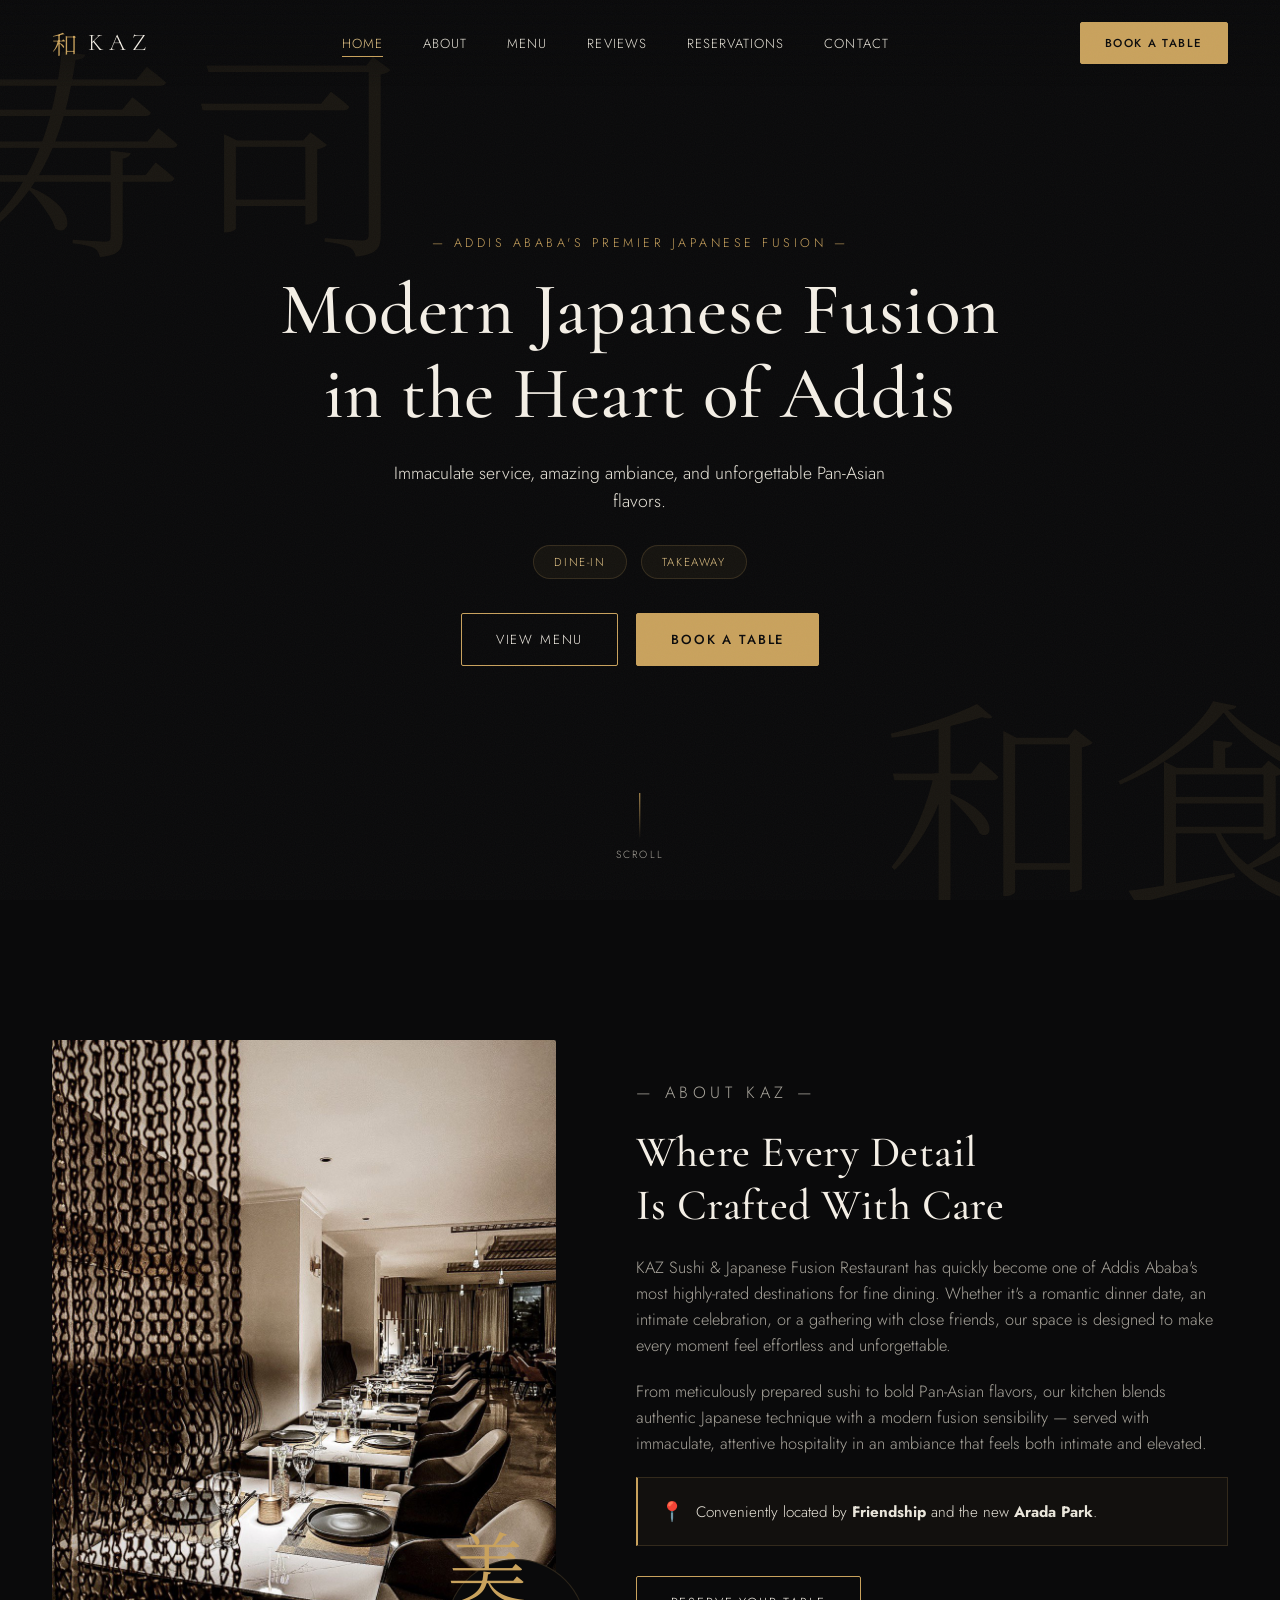
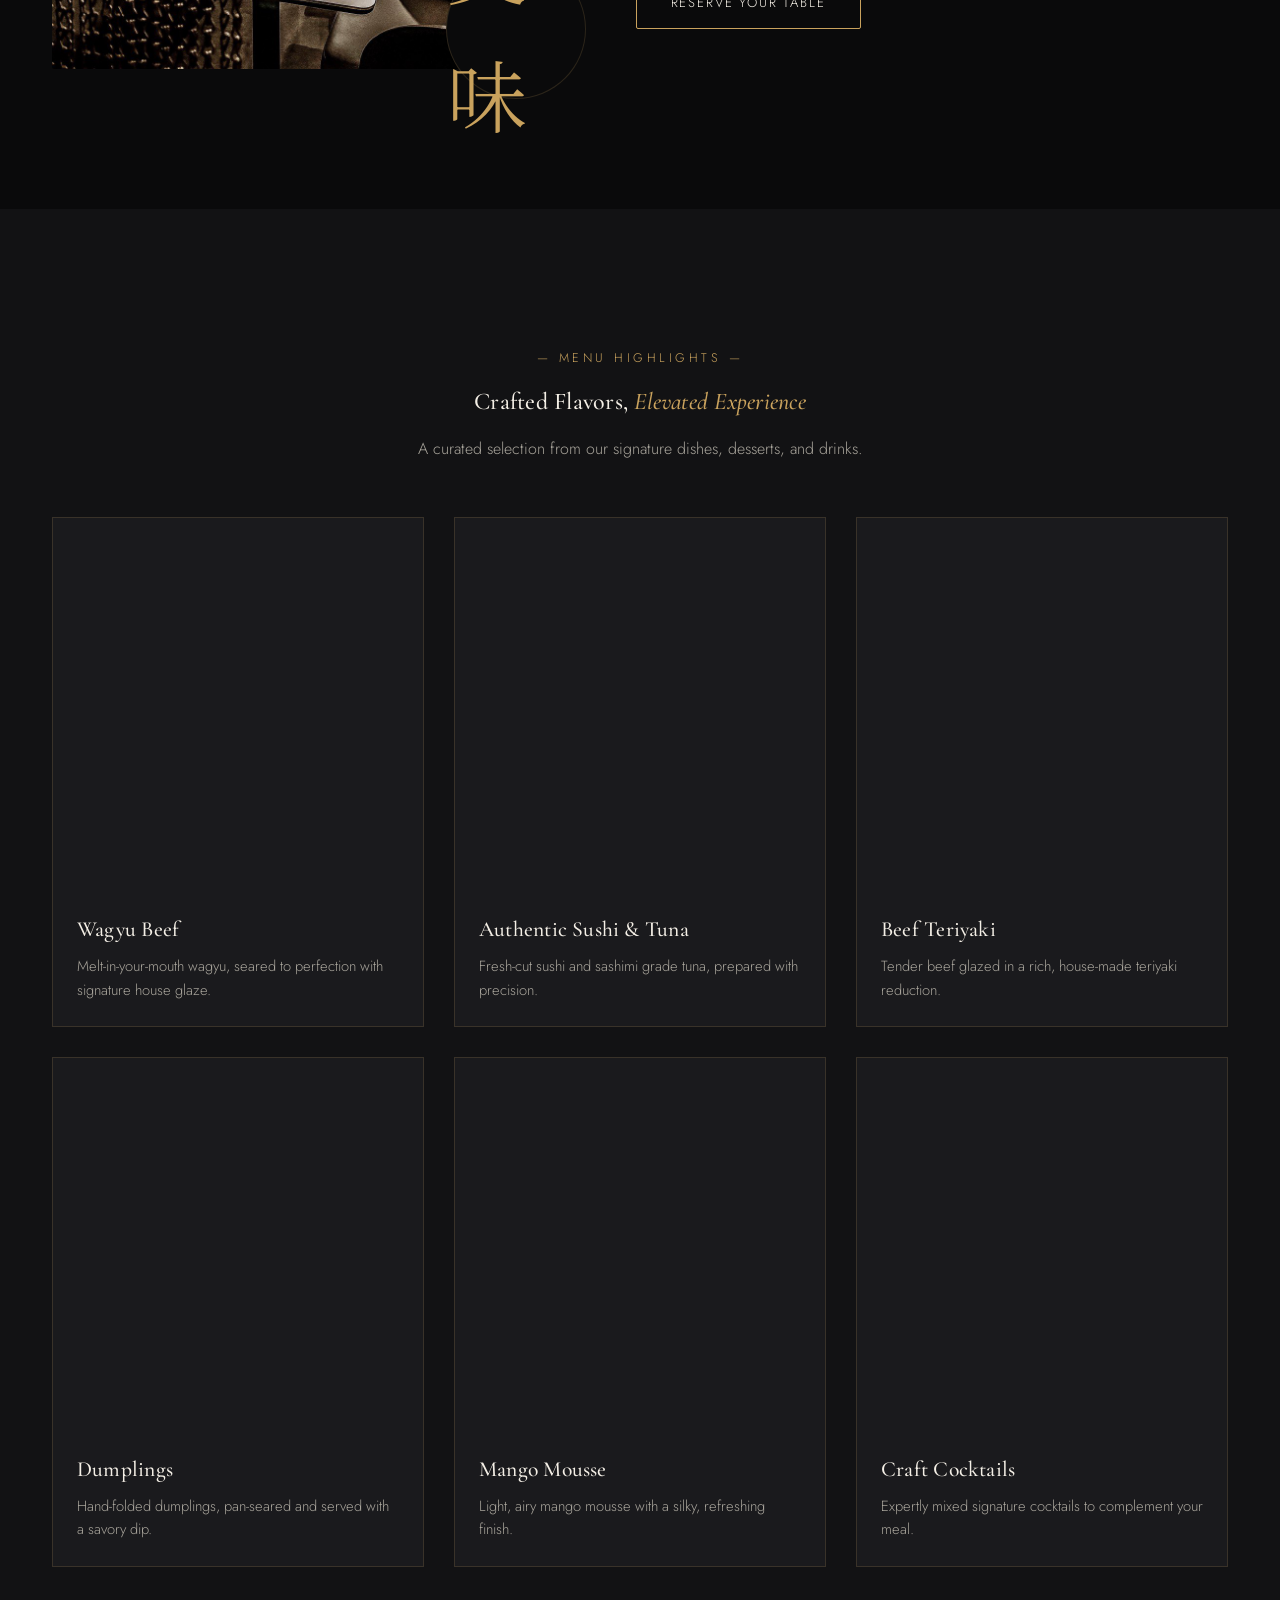
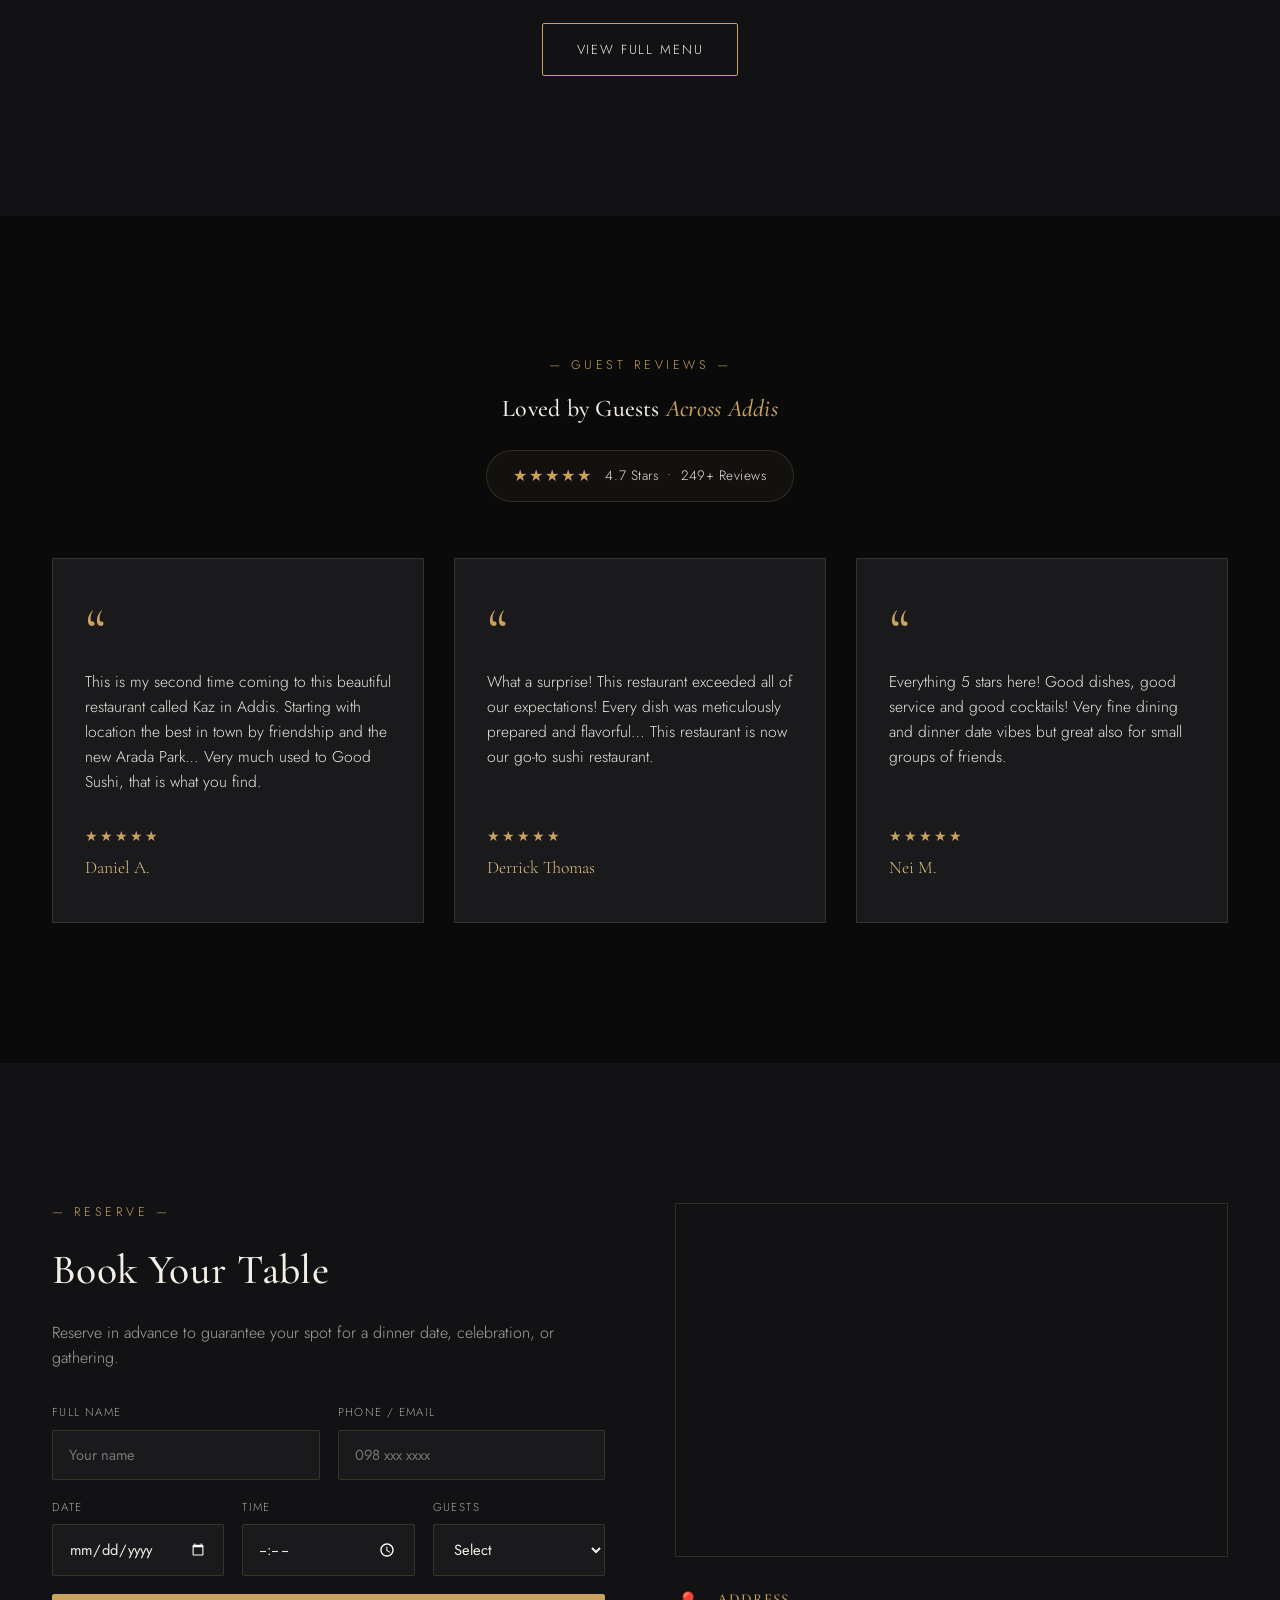
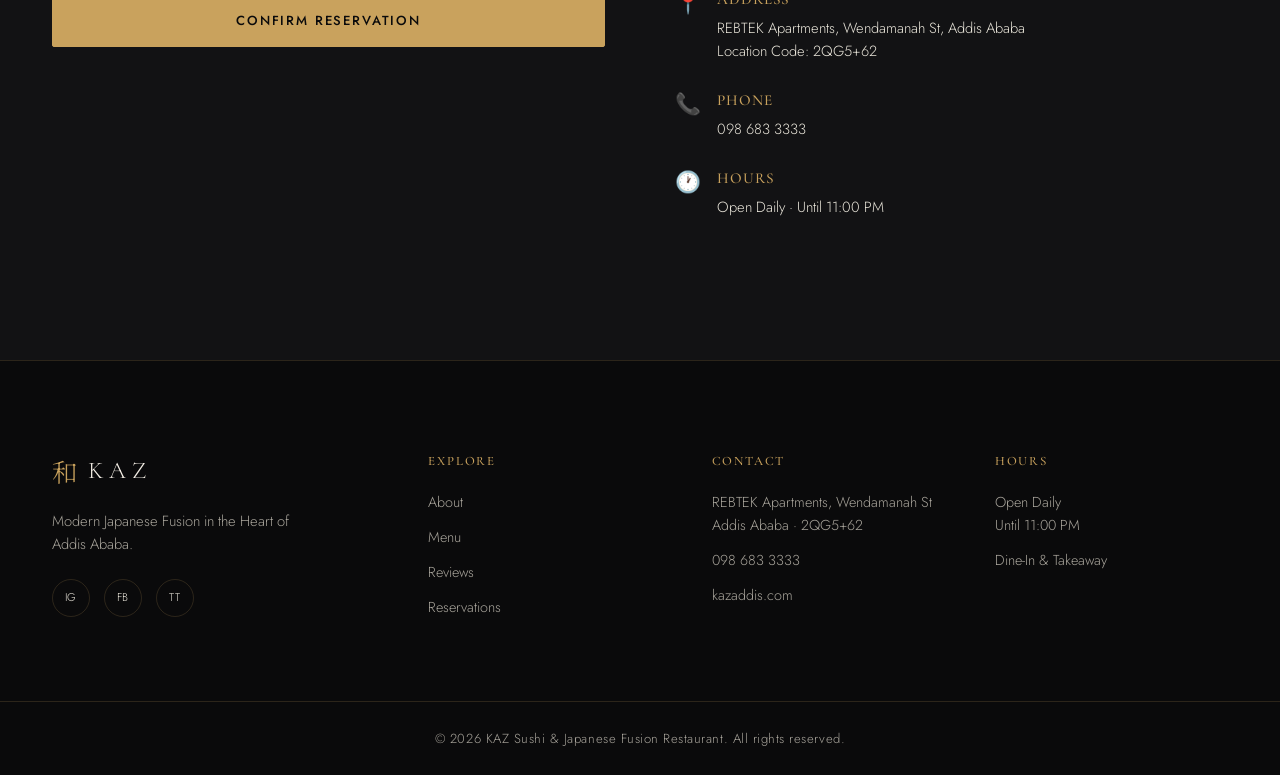
<file: index.html>
<!DOCTYPE html>
<html lang="en">
<head>
<meta charset="UTF-8">
<meta name="viewport" content="width=device-width, initial-scale=1.0">
<title>KAZ Sushi &amp; Japanese Fusion Restaurant | Addis Ababa</title>
<meta name="description" content="KAZ Sushi &amp; Japanese Fusion Restaurant — premium dining, amazing ambiance, and unforgettable Pan-Asian flavors in Addis Ababa.">
<link rel="preconnect" href="https://fonts.googleapis.com">
<link rel="preconnect" href="https://fonts.gstatic.com" crossorigin>
<link href="https://fonts.googleapis.com/css2?family=Cormorant+Garamond:ital,wght@0,400;0,500;0,600;1,400&family=Noto+Serif+JP:wght@400;500;700&family=Jost:wght@300;400;500;600&display=swap" rel="stylesheet">
<link rel="stylesheet" href="css/style.css">
</head>
<body>

<div class="grain-overlay" aria-hidden="true"></div>

<!-- ================= NAVBAR ================= -->
<header class="site-header" id="siteHeader">
  <div class="header-inner">
    <a href="#home" class="logo" id="logoMark" aria-label="KAZ Sushi Home">
      <span class="logo-kanji">和</span>
      <span class="logo-text">KAZ</span>
    </a>

    <nav class="main-nav" id="mainNav">
      <ul>
        <li><a href="#home" class="nav-link active">Home</a></li>
        <li><a href="#about" class="nav-link">About</a></li>
        <li><a href="menu.html" class="nav-link">Menu</a></li>
        <li><a href="#reviews" class="nav-link">Reviews</a></li>
        <li><a href="#reservations" class="nav-link">Reservations</a></li>
        <li><a href="#contact" class="nav-link">Contact</a></li>
      </ul>
    </nav>

    <div class="header-actions">
      <a href="#reservations" class="btn btn-gold btn-small">Book a Table</a>
      <button class="hamburger" id="hamburger" aria-label="Toggle menu" aria-expanded="false">
        <span></span><span></span><span></span>
      </button>
    </div>
  </div>
</header>

<!-- Mobile nav overlay -->
<div class="mobile-nav" id="mobileNav">
  <ul>
    <li><a href="#home" class="mobile-link">Home</a></li>
    <li><a href="#about" class="mobile-link">About</a></li>
    <li><a href="menu.html" class="mobile-link">Menu</a></li>
    <li><a href="#reviews" class="mobile-link">Reviews</a></li>
    <li><a href="#reservations" class="mobile-link">Reservations</a></li>
    <li><a href="#contact" class="mobile-link">Contact</a></li>
  </ul>
  <a href="#reservations" class="btn btn-gold mobile-cta">Book a Table</a>
</div>

<main>

<!-- ================= HERO ================= -->
<section class="hero" id="home">
  <div class="hero-bg" style="background-image:url('https://source.unsplash.com/featured/1920x1080/?sushi,dark,restaurant');"></div>
  <div class="hero-overlay"></div>
  <span class="jp-float jp-float-1" aria-hidden="true">寿司</span>
  <span class="jp-float jp-float-2" aria-hidden="true">和食</span>

  <div class="hero-content">
    <p class="eyebrow">— Addis Ababa's Premier Japanese Fusion —</p>
    <h1>Modern Japanese Fusion<br> in the Heart of Addis</h1>
    <p class="hero-sub">Immaculate service, amazing ambiance, and unforgettable Pan-Asian flavors.</p>

    <div class="hero-badges">
      <span class="pill">Dine-In</span>
      <span class="pill">Takeaway</span>
    </div>

    <div class="hero-buttons">
      <a href="#menu" class="btn btn-outline">View Menu</a>
      <a href="#reservations" class="btn btn-gold">Book a Table</a>
    </div>
  </div>

  <div class="scroll-indicator" aria-hidden="true">
    <span></span>
    <p>Scroll</p>
  </div>
</section>

<!-- ================= ABOUT ================= -->
<section class="about" id="about">
  <div class="section-inner about-grid">
    <div class="about-media">
      <img src="assets/interior.jpg" alt="KAZ restaurant elegant interior ambiance">
      <div class="about-kanji" aria-hidden="true">美味</div>
    </div>
    <div class="about-text">
      <p class="eyebrow">— About KAZ —</p>
      <h2>Where Every Detail<br>Is Crafted With Care</h2>
      <p>
        KAZ Sushi &amp; Japanese Fusion Restaurant has quickly become one of Addis Ababa's most
        highly-rated destinations for fine dining. Whether it's a romantic dinner date, an
        intimate celebration, or a gathering with close friends, our space is designed to make
        every moment feel effortless and unforgettable.
      </p>
      <p>
        From meticulously prepared sushi to bold Pan-Asian flavors, our kitchen blends
        authentic Japanese technique with a modern fusion sensibility &mdash; served with
        immaculate, attentive hospitality in an ambiance that feels both intimate and elevated.
      </p>
      <div class="about-location">
        <span class="location-icon">📍</span>
        <p>Conveniently located by <strong>Friendship</strong> and the new <strong>Arada Park</strong>.</p>
      </div>
      <a href="#reservations" class="btn btn-outline">Reserve Your Table</a>
    </div>
  </div>
</section>

<!-- ================= MENU HIGHLIGHTS ================= -->
<section class="menu" id="menu">
  <div class="section-inner">
    <div class="section-heading center">
      <p class="eyebrow">— Menu Highlights —</p>
      <h2>Crafted Flavors, <span class="gold-text">Elevated Experience</span></h2>
      <p class="section-desc">A curated selection from our signature dishes, desserts, and drinks.</p>
    </div>

    <div class="menu-grid" id="menuGrid">

      <div class="menu-card">
        <div class="menu-card-img" style="background-image:url('https://source.unsplash.com/featured/700x700/?wagyu,beef');"></div>
        <div class="menu-card-body">
          <h3>Wagyu Beef</h3>
          <p>Melt-in-your-mouth wagyu, seared to perfection with signature house glaze.</p>
        </div>
      </div>

      <div class="menu-card">
        <div class="menu-card-img" style="background-image:url('https://source.unsplash.com/featured/700x700/?sushi,tuna');"></div>
        <div class="menu-card-body">
          <h3>Authentic Sushi &amp; Tuna</h3>
          <p>Fresh-cut sushi and sashimi grade tuna, prepared with precision.</p>
        </div>
      </div>

      <div class="menu-card">
        <div class="menu-card-img" style="background-image:url('https://source.unsplash.com/featured/700x700/?teriyaki,beef');"></div>
        <div class="menu-card-body">
          <h3>Beef Teriyaki</h3>
          <p>Tender beef glazed in a rich, house-made teriyaki reduction.</p>
        </div>
      </div>

      <div class="menu-card">
        <div class="menu-card-img" style="background-image:url('https://source.unsplash.com/featured/700x700/?dumplings,gyoza');"></div>
        <div class="menu-card-body">
          <h3>Dumplings</h3>
          <p>Hand-folded dumplings, pan-seared and served with a savory dip.</p>
        </div>
      </div>

      <div class="menu-card">
        <div class="menu-card-img" style="background-image:url('https://source.unsplash.com/featured/700x700/?mango,mousse,dessert');"></div>
        <div class="menu-card-body">
          <h3>Mango Mousse</h3>
          <p>Light, airy mango mousse with a silky, refreshing finish.</p>
        </div>
      </div>

      <div class="menu-card">
        <div class="menu-card-img" style="background-image:url('https://source.unsplash.com/featured/700x700/?craft,cocktail');"></div>
        <div class="menu-card-body">
          <h3>Craft Cocktails</h3>
          <p>Expertly mixed signature cocktails to complement your meal.</p>
        </div>
      </div>

    </div>

    <div class="menu-cta">
      <a href="menu.html" class="btn btn-outline">View Full Menu</a>
    </div>
  </div>
</section>

<!-- ================= REVIEWS ================= -->
<section class="reviews" id="reviews">
  <div class="section-inner">
    <div class="section-heading center">
      <p class="eyebrow">— Guest Reviews —</p>
      <h2>Loved by Guests <span class="gold-text">Across Addis</span></h2>
      <div class="rating-badge">
        <span class="stars">★★★★★</span>
        <span class="rating-text">4.7 Stars &nbsp;•&nbsp; 249+ Reviews</span>
      </div>
    </div>

    <div class="review-track" id="reviewTrack">
      <div class="review-card">
        <span class="quote-mark">&ldquo;</span>
        <p class="review-text">This is my second time coming to this beautiful restaurant called Kaz in Addis. Starting with location the best in town by friendship and the new Arada Park&hellip; Very much used to Good Sushi, that is what you find.</p>
        <div class="review-author">
          <span class="stars small">★★★★★</span>
          <p>Daniel A.</p>
        </div>
      </div>

      <div class="review-card">
        <span class="quote-mark">&ldquo;</span>
        <p class="review-text">What a surprise! This restaurant exceeded all of our expectations! Every dish was meticulously prepared and flavorful&hellip; This restaurant is now our go-to sushi restaurant.</p>
        <div class="review-author">
          <span class="stars small">★★★★★</span>
          <p>Derrick Thomas</p>
        </div>
      </div>

      <div class="review-card">
        <span class="quote-mark">&ldquo;</span>
        <p class="review-text">Everything 5 stars here! Good dishes, good service and good cocktails! Very fine dining and dinner date vibes but great also for small groups of friends.</p>
        <div class="review-author">
          <span class="stars small">★★★★★</span>
          <p>Nei M.</p>
        </div>
      </div>
    </div>

    <div class="review-dots" id="reviewDots"></div>
  </div>
</section>

<!-- ================= RESERVATIONS / LOCATION ================= -->
<section class="reservations" id="reservations">
  <div class="section-inner reservations-grid">

    <div class="reservation-form-wrap">
      <p class="eyebrow">— Reserve —</p>
      <h2>Book Your Table</h2>
      <p class="section-desc">Reserve in advance to guarantee your spot for a dinner date, celebration, or gathering.</p>

      <form class="reservation-form" id="reservationForm">
        <div class="form-row">
          <div class="form-group">
            <label for="resName">Full Name</label>
            <input type="text" id="resName" name="name" placeholder="Your name" required>
          </div>
          <div class="form-group">
            <label for="resContact">Phone / Email</label>
            <input type="text" id="resContact" name="contact" placeholder="098 xxx xxxx" required>
          </div>
        </div>
        <div class="form-row">
          <div class="form-group">
            <label for="resDate">Date</label>
            <input type="date" id="resDate" name="date" required>
          </div>
          <div class="form-group">
            <label for="resTime">Time</label>
            <input type="time" id="resTime" name="time" required>
          </div>
          <div class="form-group">
            <label for="resGuests">Guests</label>
            <select id="resGuests" name="guests" required>
              <option value="">Select</option>
              <option>1 Guest</option>
              <option>2 Guests</option>
              <option>3 Guests</option>
              <option>4 Guests</option>
              <option>5+ Guests</option>
            </select>
          </div>
        </div>
        <button type="submit" class="btn btn-gold btn-full">Confirm Reservation</button>
        <p class="form-note" id="formNote"></p>
      </form>
    </div>

    <div class="location-info-wrap">
      <div class="map-embed">
        <iframe
          title="KAZ Sushi Location Map"
          src="https://www.google.com/maps?q=2QG5%2B62%20Addis%20Ababa&output=embed"
          width="100%" height="100%" style="border:0;" allowfullscreen="" loading="lazy"
          referrerpolicy="no-referrer-when-downgrade">
        </iframe>
      </div>
      <div class="location-details">
        <div class="detail-item">
          <span class="detail-icon">📍</span>
          <div>
            <h4>Address</h4>
            <p>REBTEK Apartments, Wendamanah St, Addis Ababa<br>Location Code: 2QG5+62</p>
          </div>
        </div>
        <div class="detail-item">
          <span class="detail-icon">📞</span>
          <div>
            <h4>Phone</h4>
            <p><a href="tel:0986833333">098 683 3333</a></p>
          </div>
        </div>
        <div class="detail-item">
          <span class="detail-icon">🕐</span>
          <div>
            <h4>Hours</h4>
            <p>Open Daily &middot; Until 11:00 PM</p>
          </div>
        </div>
      </div>
    </div>

  </div>
</section>

</main>

<!-- ================= FOOTER ================= -->
<footer class="site-footer" id="contact">
  <div class="section-inner footer-grid">
    <div class="footer-brand">
      <a href="#home" class="logo footer-logo">
        <span class="logo-kanji">和</span>
        <span class="logo-text">KAZ</span>
      </a>
      <p>Modern Japanese Fusion in the Heart of Addis Ababa.</p>
      <div class="social-links">
        <a href="#" aria-label="Instagram">IG</a>
        <a href="#" aria-label="Facebook">FB</a>
        <a href="#" aria-label="TikTok">TT</a>
      </div>
    </div>

    <div class="footer-col">
      <h4>Explore</h4>
      <a href="#about">About</a>
      <a href="#menu">Menu</a>
      <a href="#reviews">Reviews</a>
      <a href="#reservations">Reservations</a>
    </div>

    <div class="footer-col">
      <h4>Contact</h4>
      <p>REBTEK Apartments, Wendamanah St<br>Addis Ababa &middot; 2QG5+62</p>
      <p><a href="tel:0986833333">098 683 3333</a></p>
      <p><a href="https://kazaddis.com" target="_blank" rel="noopener">kazaddis.com</a></p>
    </div>

    <div class="footer-col">
      <h4>Hours</h4>
      <p>Open Daily<br>Until 11:00 PM</p>
      <p>Dine-In &amp; Takeaway</p>
    </div>
  </div>

  <div class="footer-bottom">
    <p>&copy; <span id="year"></span> KAZ Sushi &amp; Japanese Fusion Restaurant. All rights reserved.</p>
  </div>
</footer>

<script src="js/main.js"></script>
</body>
</html>
</file>
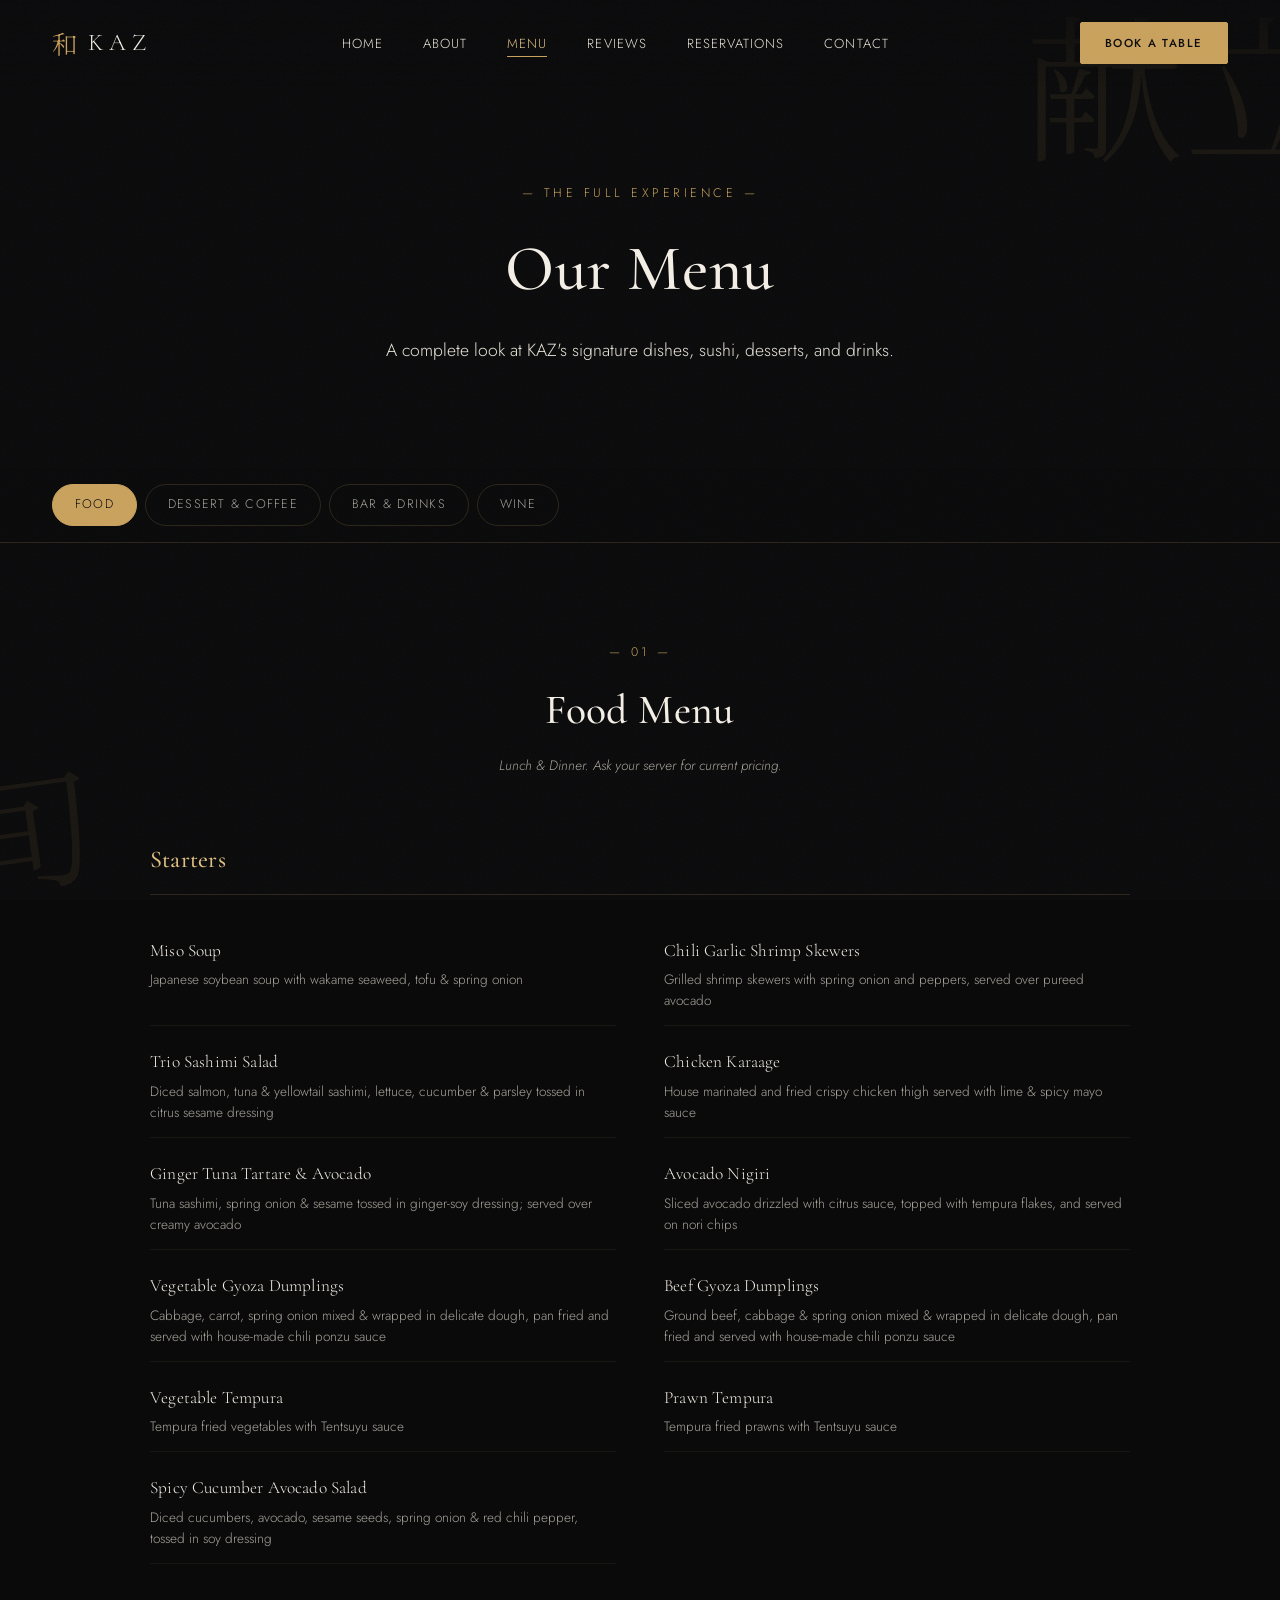
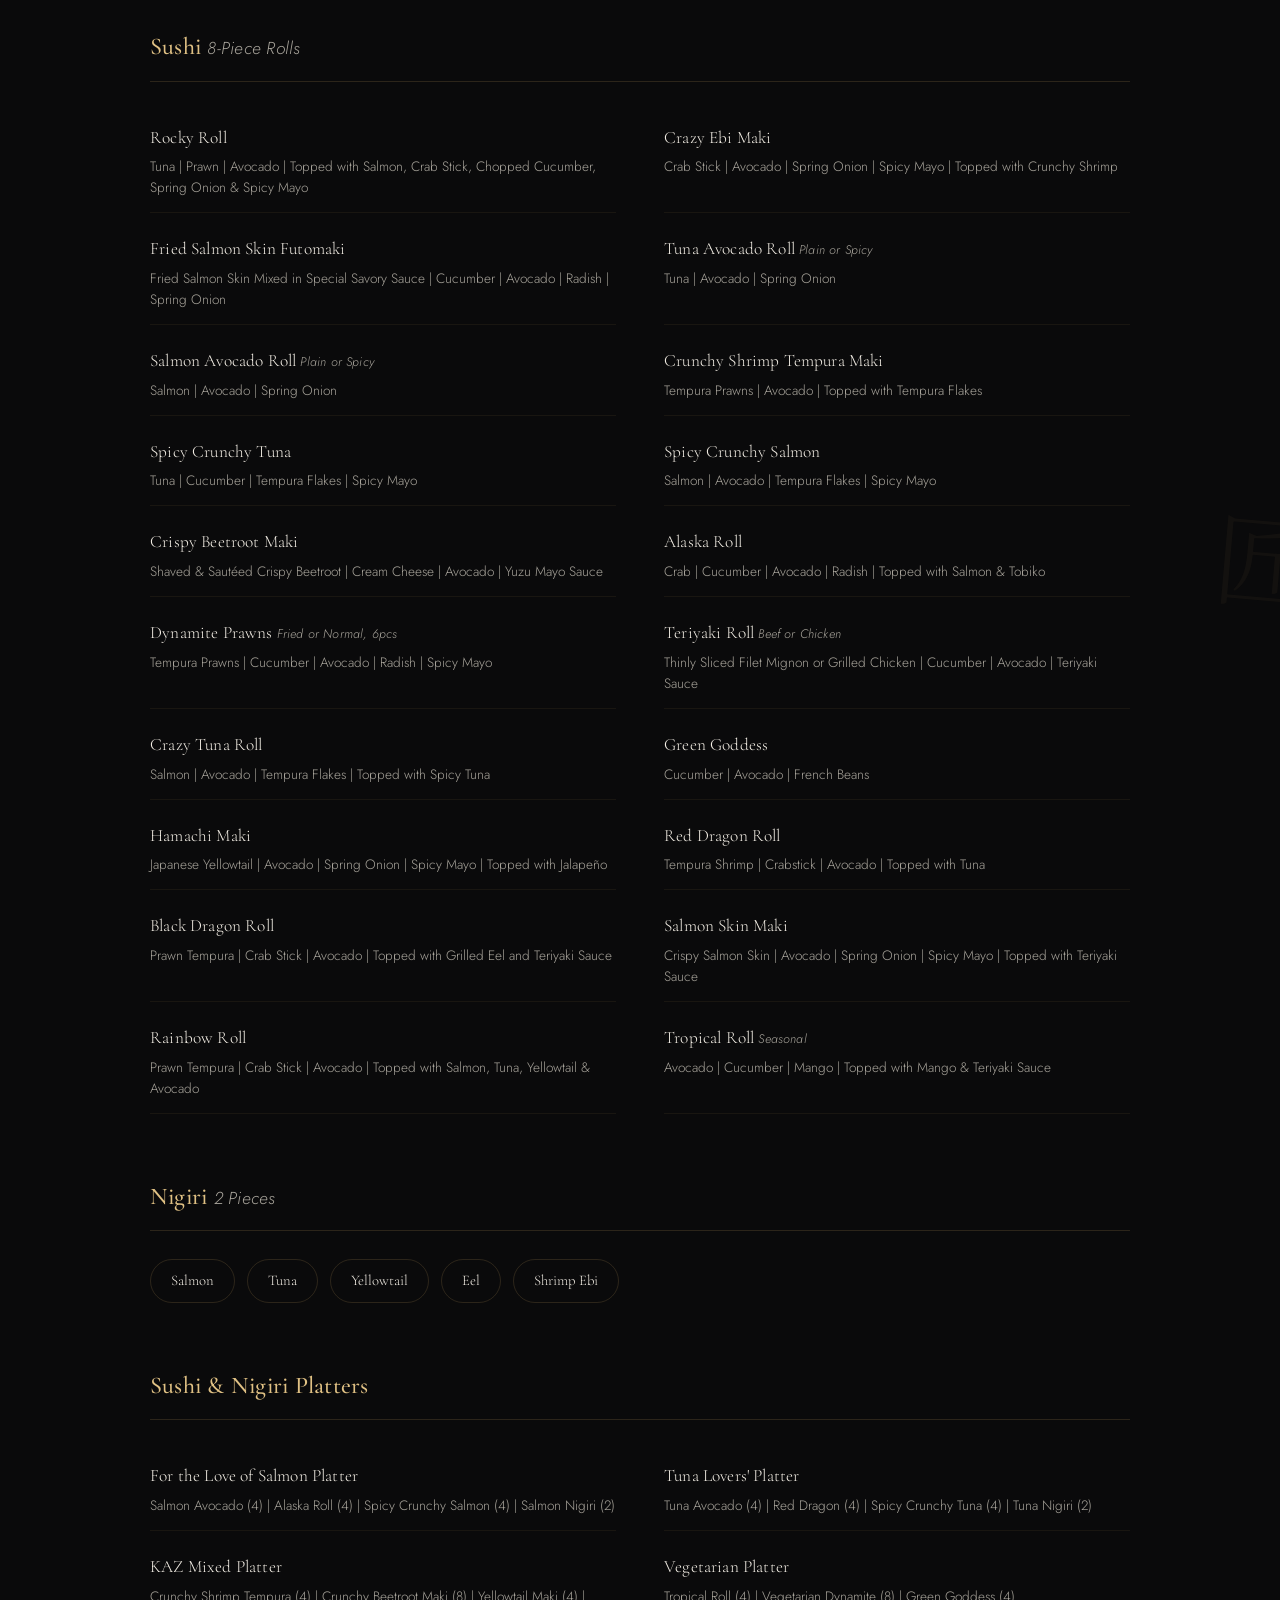
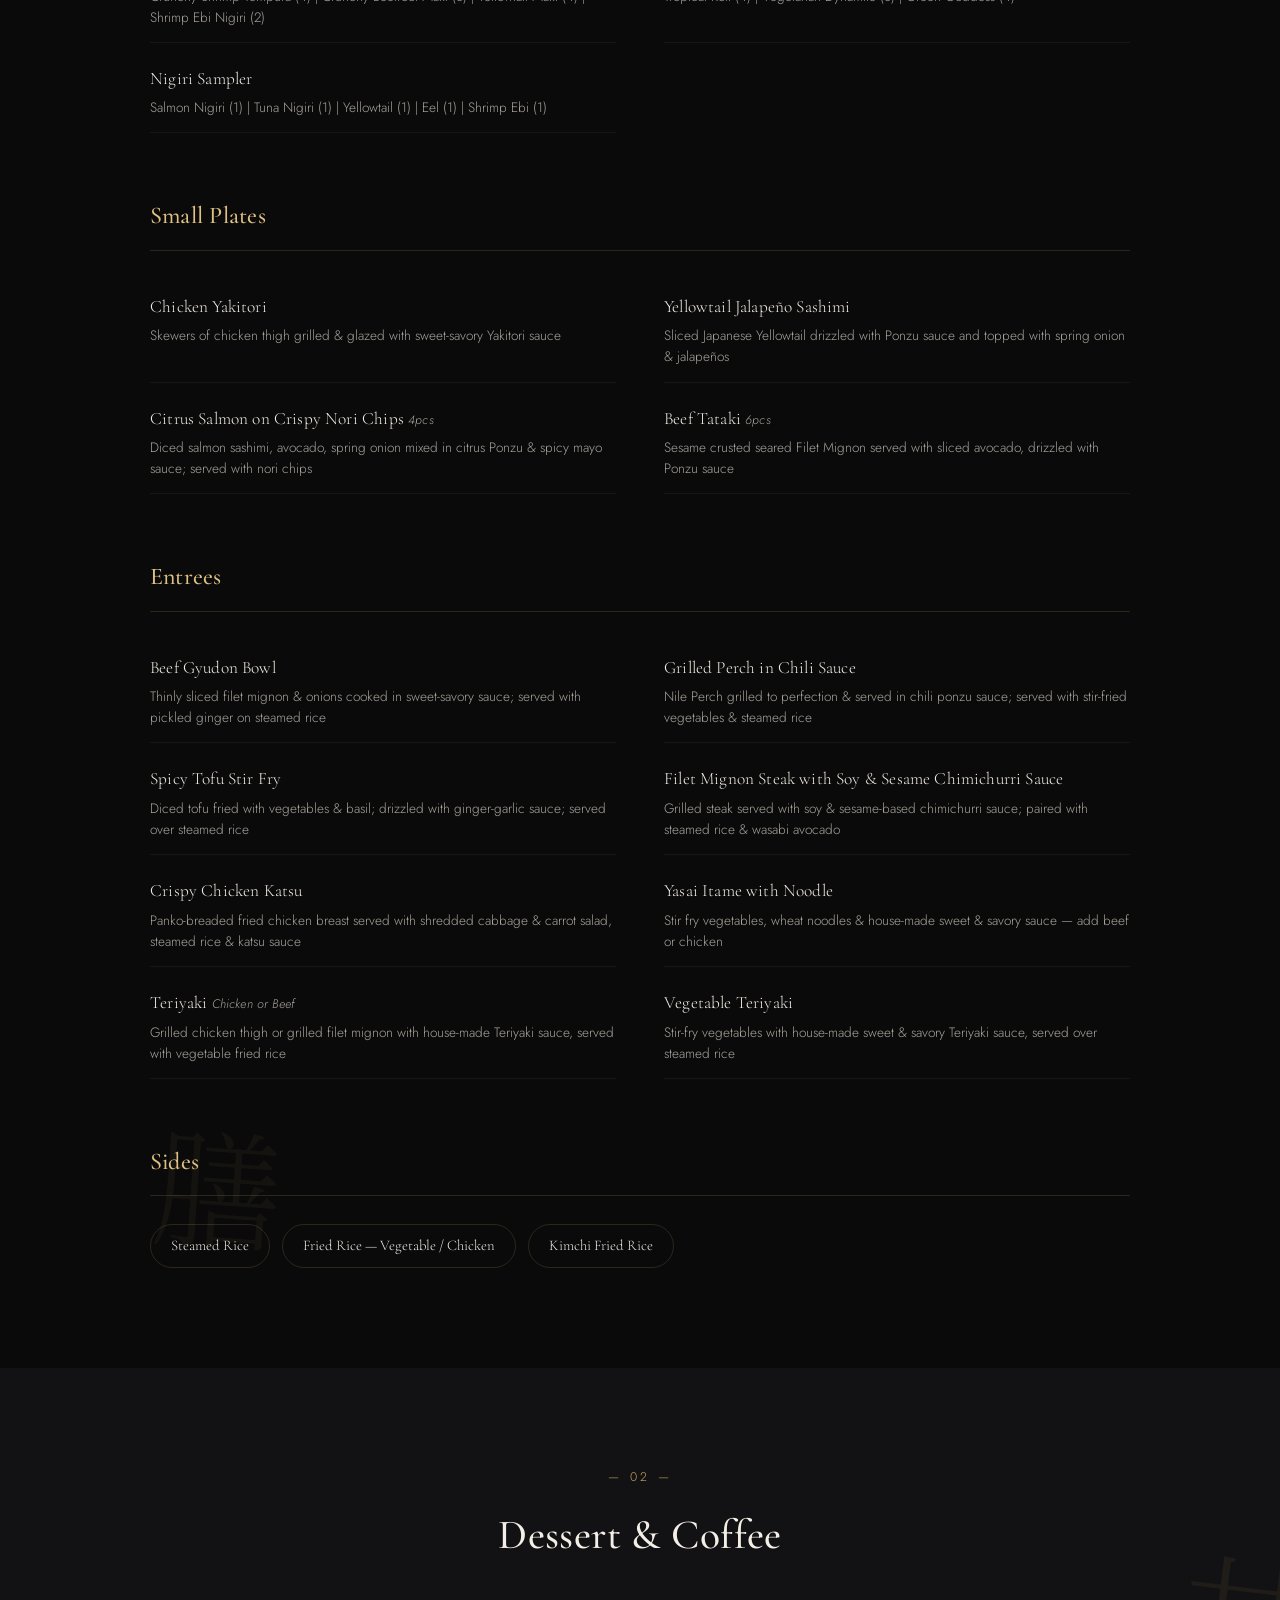
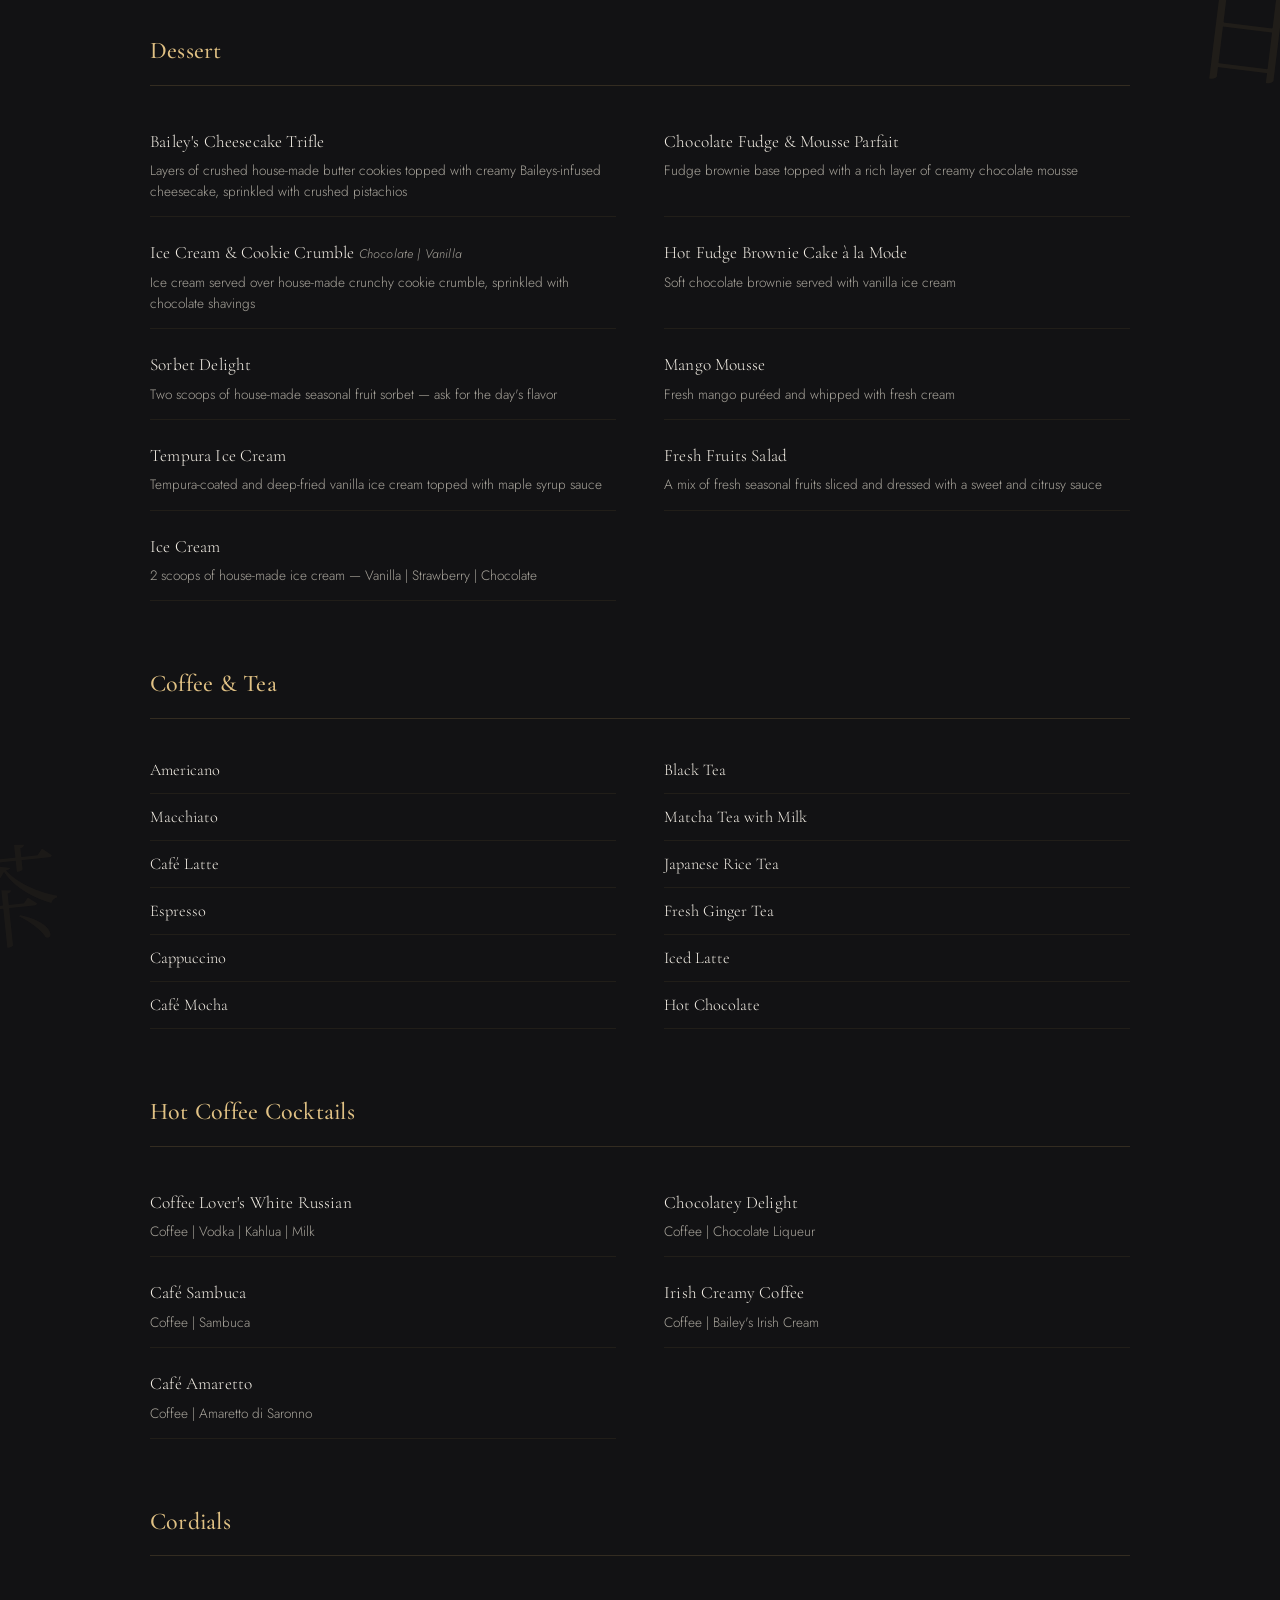
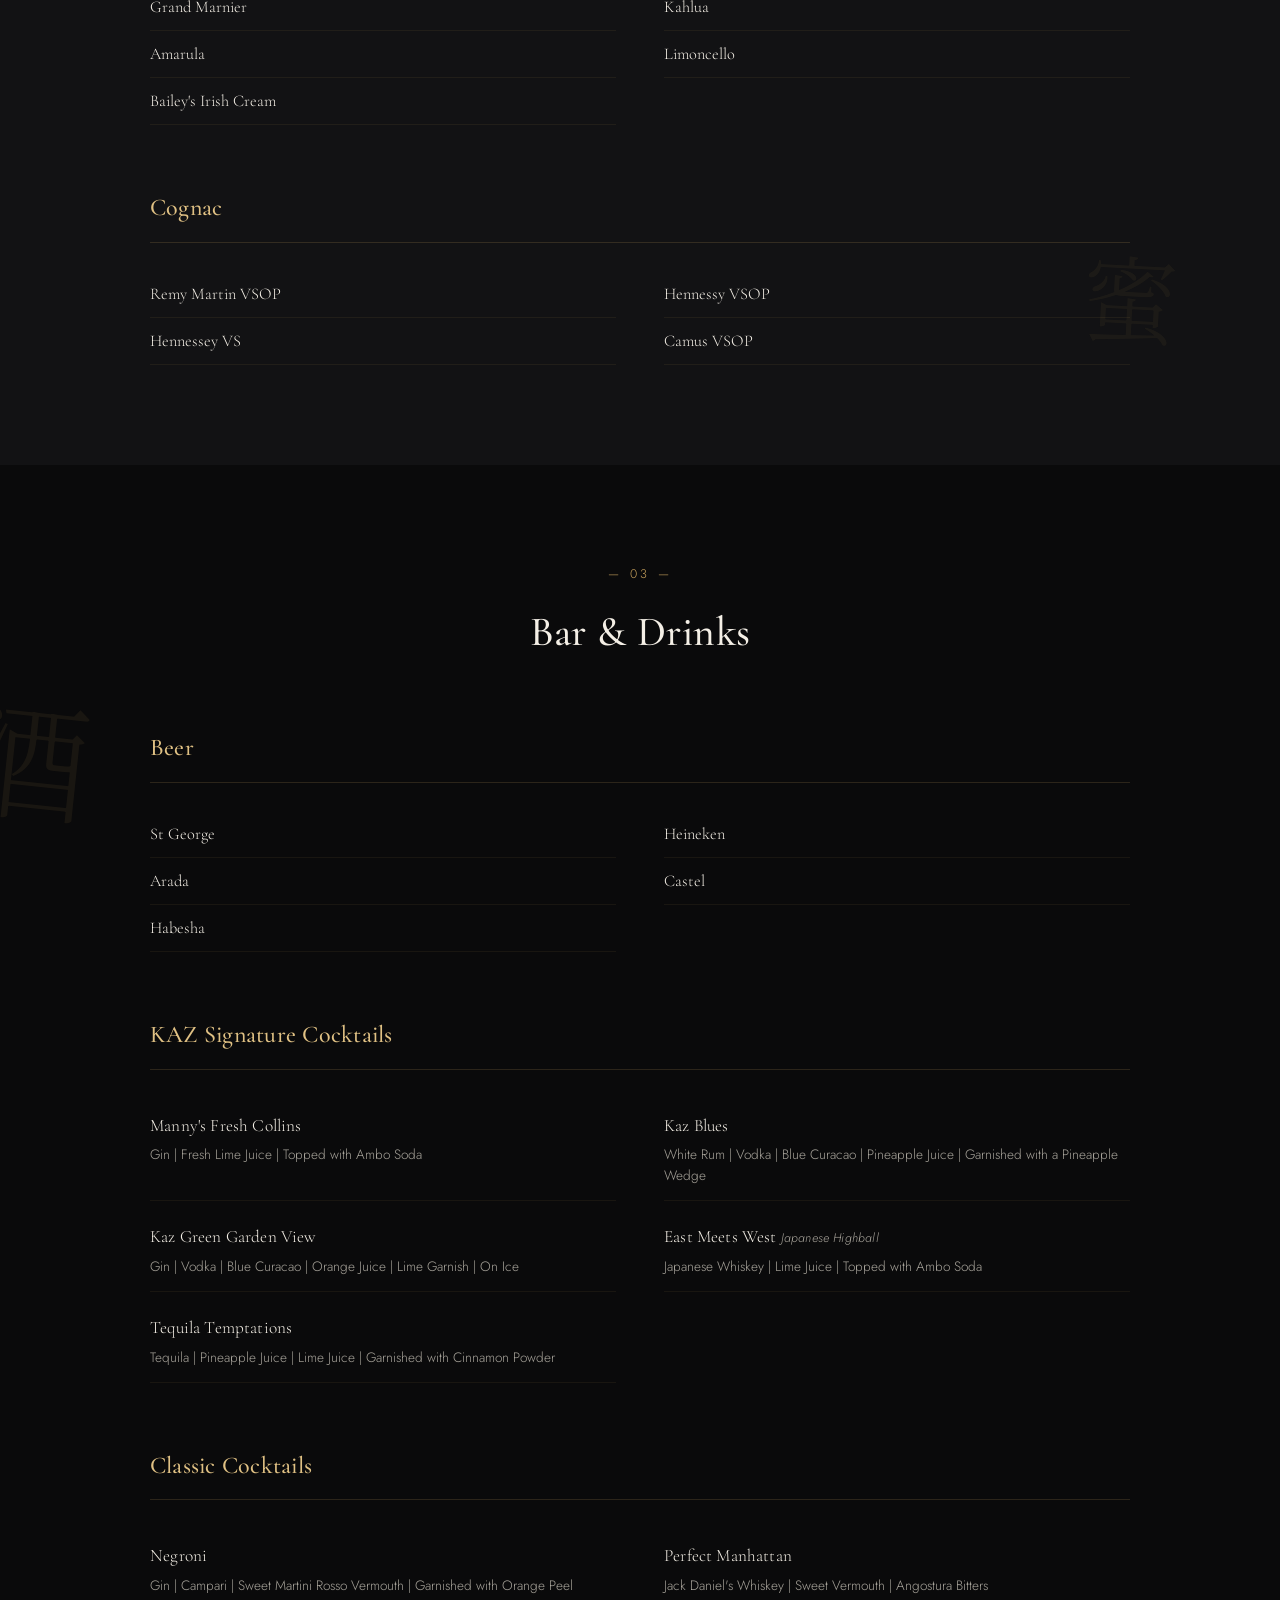
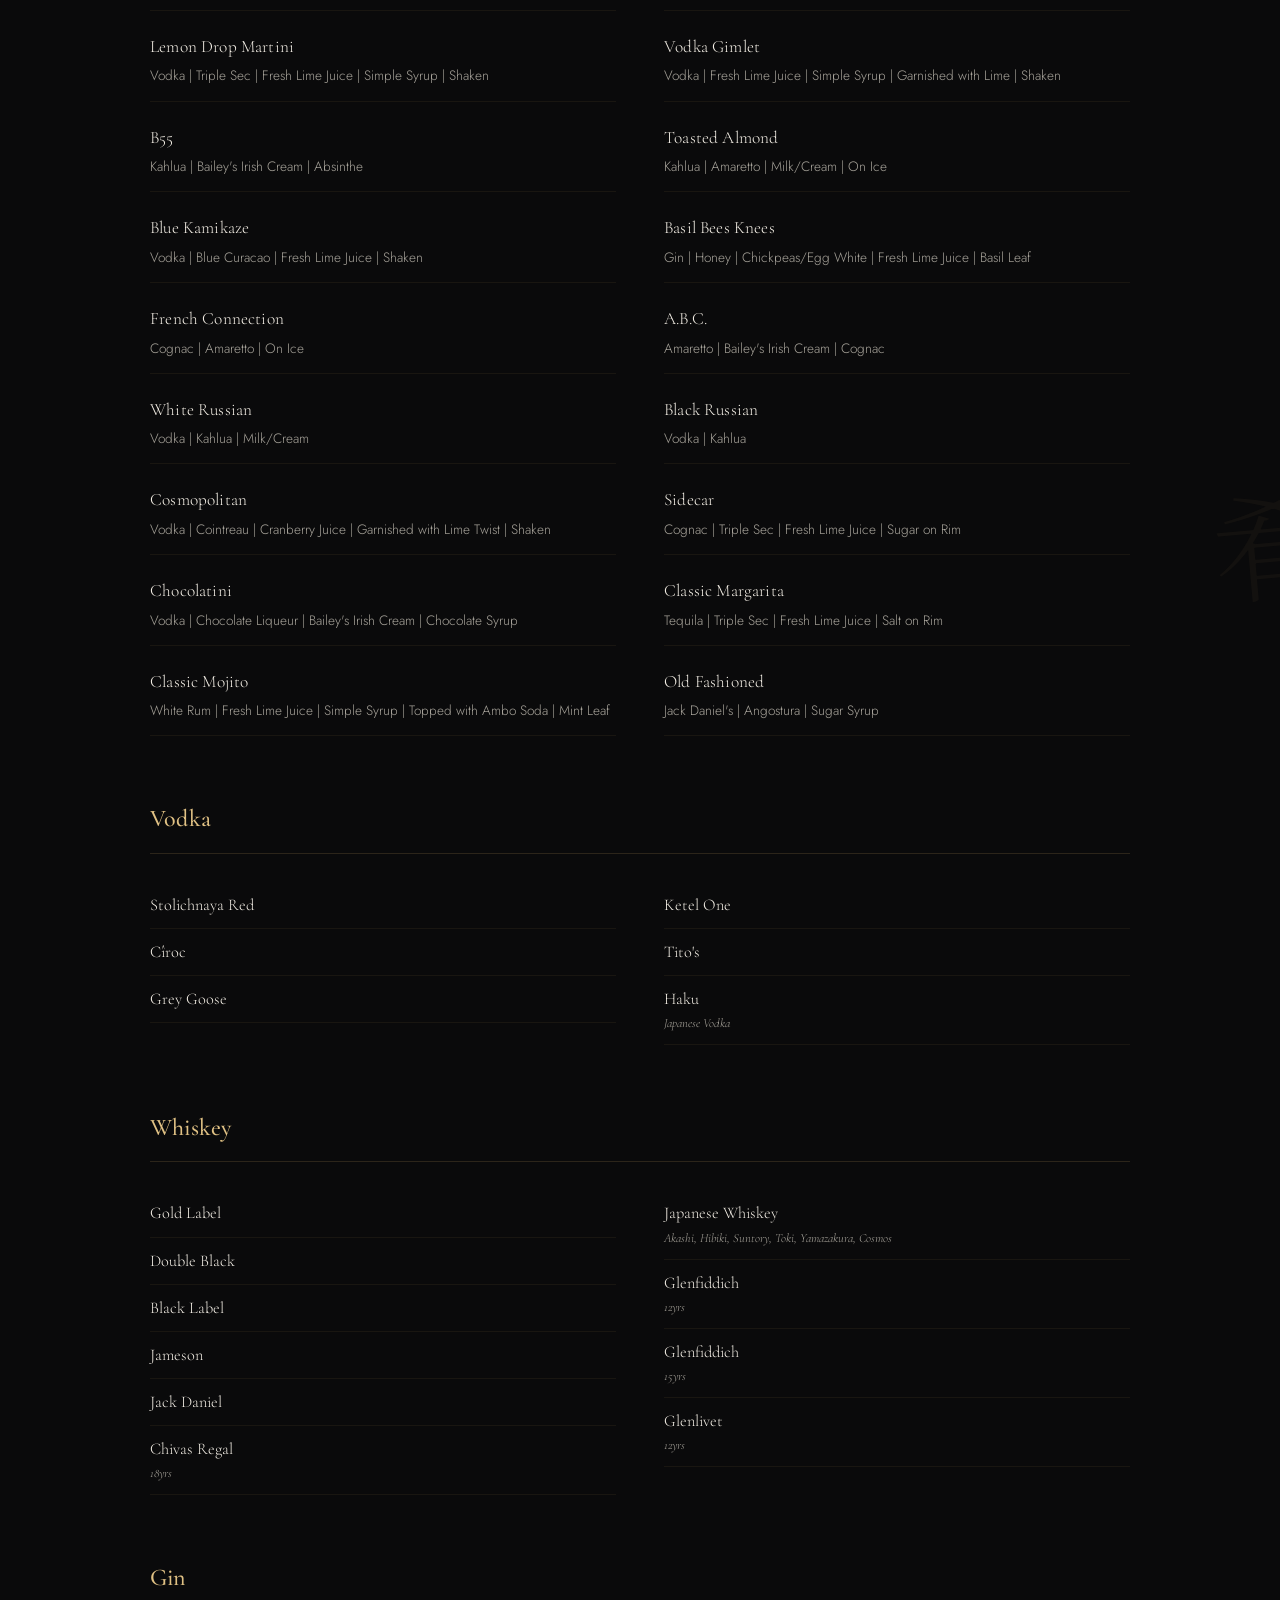
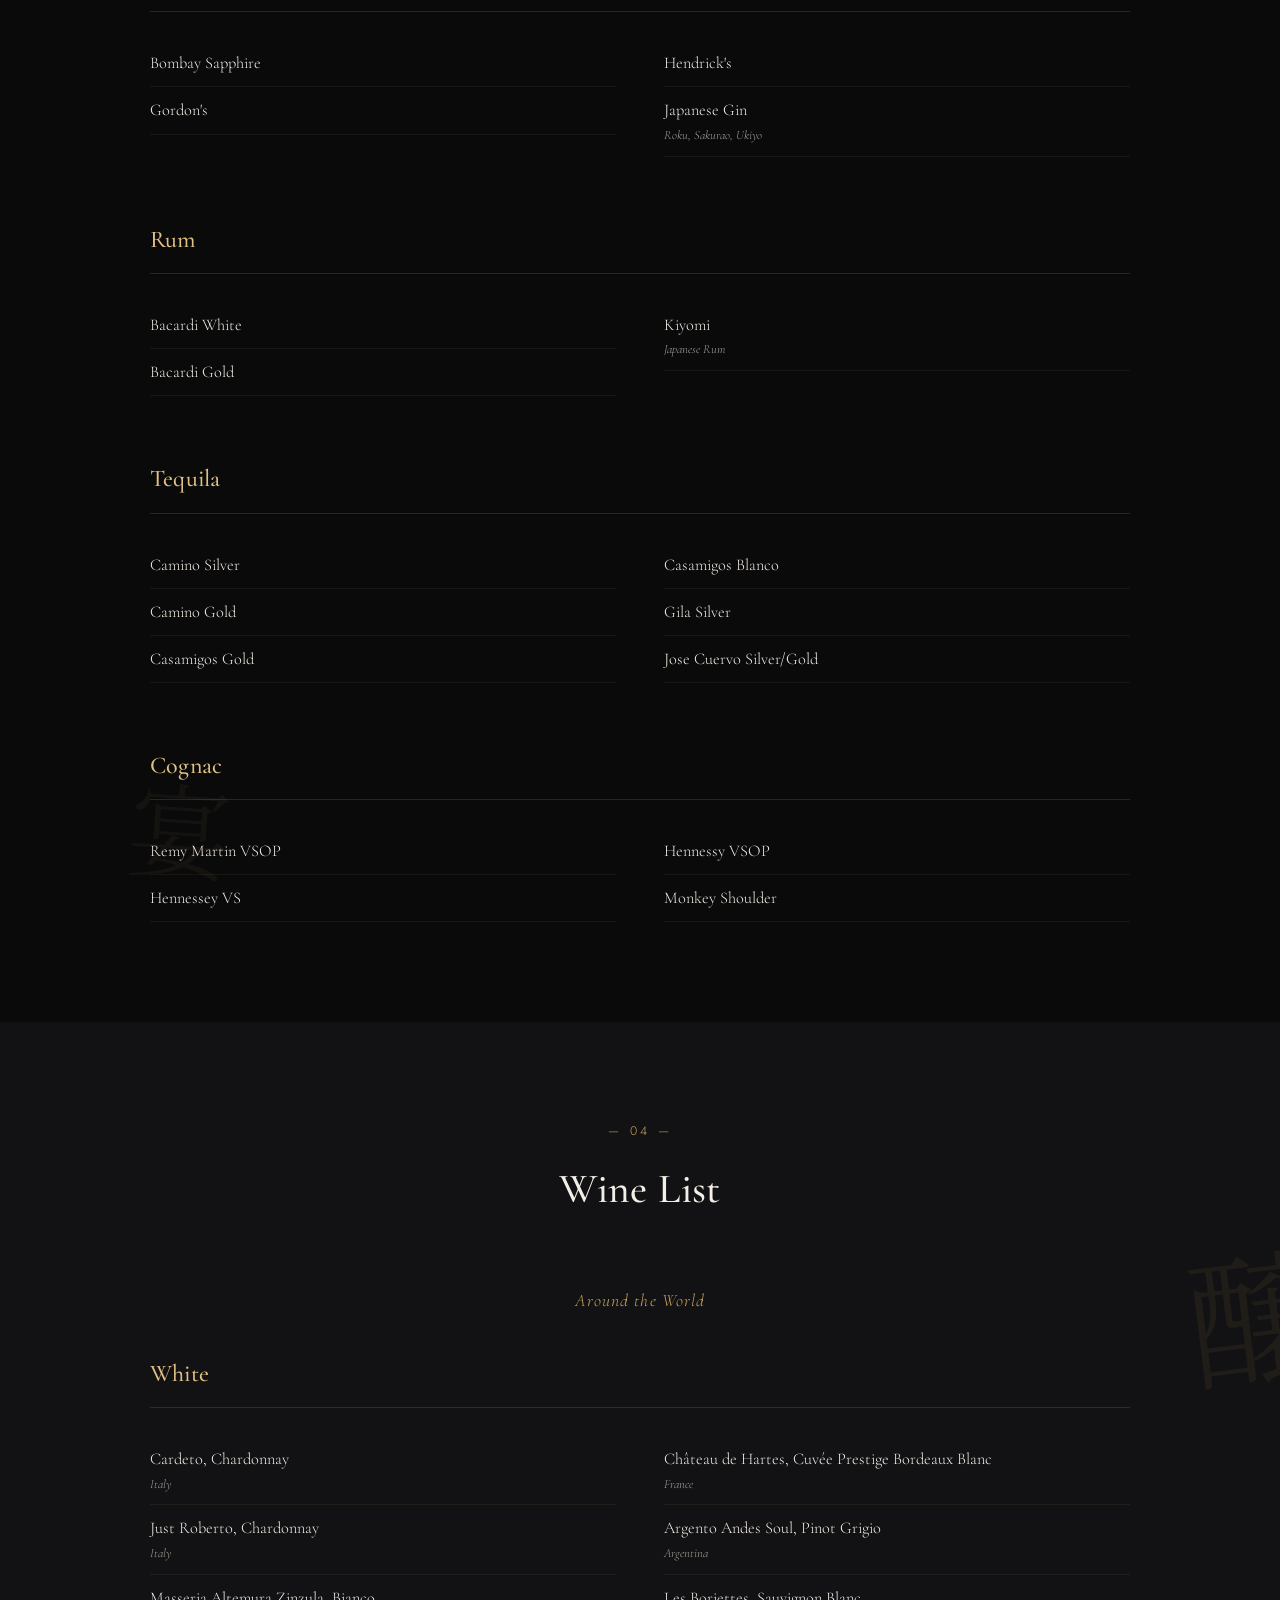
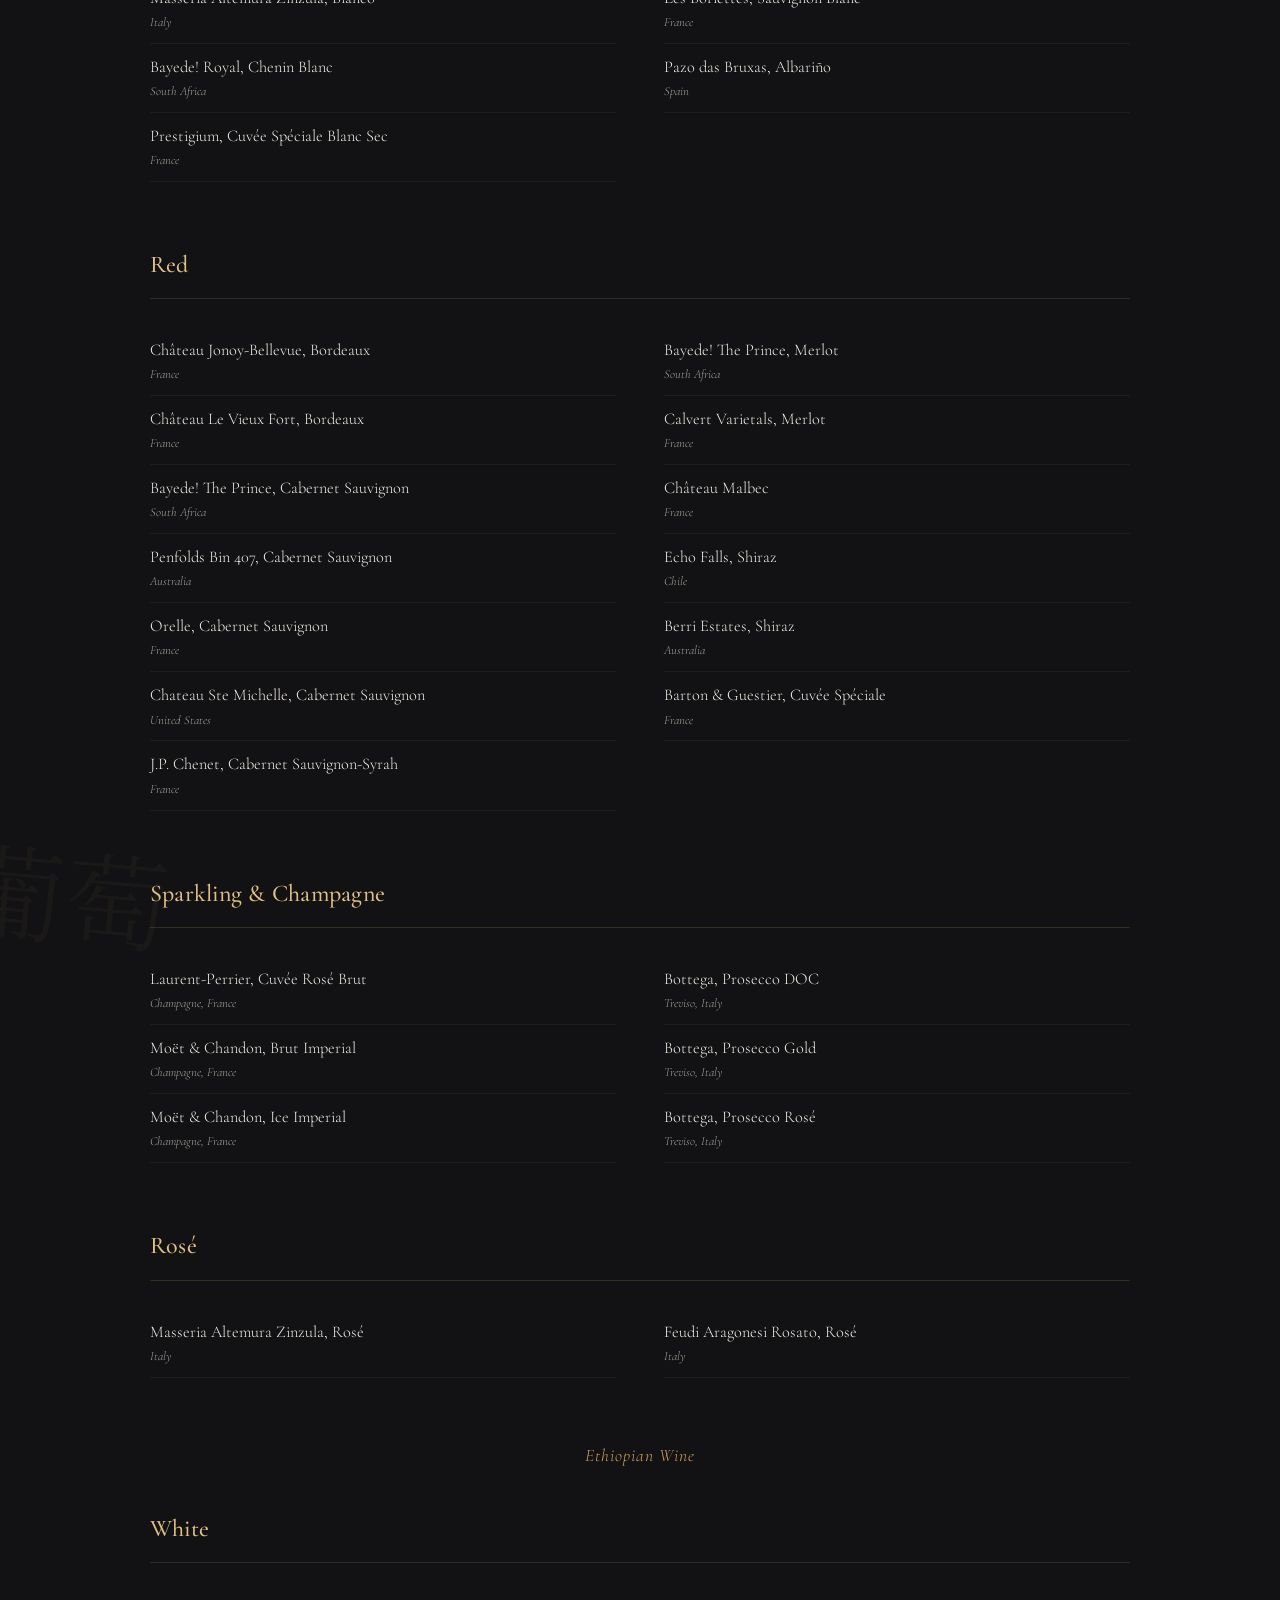
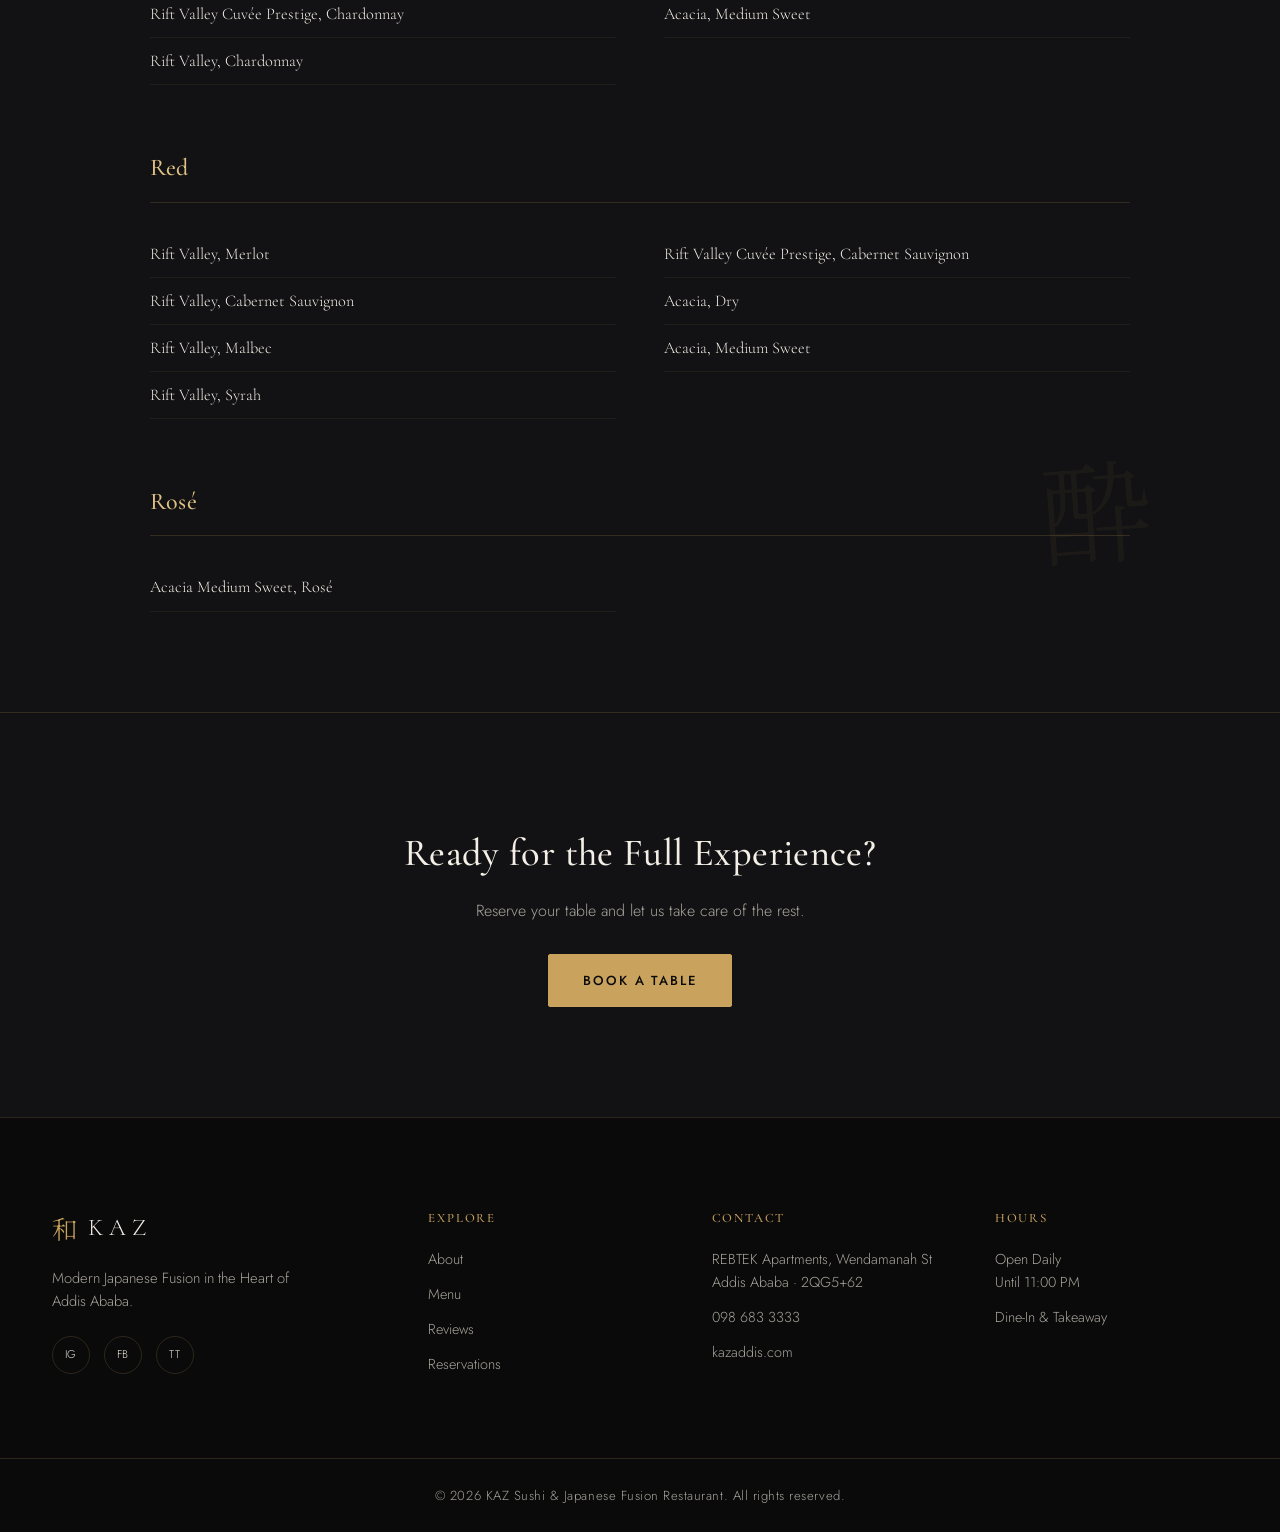
<file: menu.html>
<!DOCTYPE html>
<html lang="en">
<head>
<meta charset="UTF-8">
<meta name="viewport" content="width=device-width, initial-scale=1.0">
<title>Menu | KAZ Sushi &amp; Japanese Fusion Restaurant</title>
<meta name="description" content="Explore the full menu at KAZ Sushi &amp; Japanese Fusion Restaurant — signature dishes, sushi, desserts, and drinks in Addis Ababa.">
<link rel="preconnect" href="https://fonts.googleapis.com">
<link rel="preconnect" href="https://fonts.gstatic.com" crossorigin>
<link href="https://fonts.googleapis.com/css2?family=Cormorant+Garamond:ital,wght@0,400;0,500;0,600;1,400&family=Noto+Serif+JP:wght@400;500;700&family=Jost:wght@300;400;500;600&display=swap" rel="stylesheet">
<link rel="stylesheet" href="css/style.css">
<link rel="stylesheet" href="css/menu-page.css">
</head>
<body>

<div class="grain-overlay" aria-hidden="true"></div>

<!-- ================= NAVBAR ================= -->
<header class="site-header" id="siteHeader">
  <div class="header-inner">
    <a href="index.html" class="logo" id="logoMark" aria-label="KAZ Sushi Home">
      <span class="logo-kanji">和</span>
      <span class="logo-text">KAZ</span>
    </a>

    <nav class="main-nav" id="mainNav">
      <ul>
        <li><a href="index.html#home" class="nav-link">Home</a></li>
        <li><a href="index.html#about" class="nav-link">About</a></li>
        <li><a href="menu.html" class="nav-link active">Menu</a></li>
        <li><a href="index.html#reviews" class="nav-link">Reviews</a></li>
        <li><a href="index.html#reservations" class="nav-link">Reservations</a></li>
        <li><a href="index.html#contact" class="nav-link">Contact</a></li>
      </ul>
    </nav>

    <div class="header-actions">
      <a href="index.html#reservations" class="btn btn-gold btn-small">Book a Table</a>
      <button class="hamburger" id="hamburger" aria-label="Toggle menu" aria-expanded="false">
        <span></span><span></span><span></span>
      </button>
    </div>
  </div>
</header>

<!-- Mobile nav overlay -->
<div class="mobile-nav" id="mobileNav">
  <ul>
    <li><a href="index.html#home" class="mobile-link">Home</a></li>
    <li><a href="index.html#about" class="mobile-link">About</a></li>
    <li><a href="menu.html" class="mobile-link">Menu</a></li>
    <li><a href="index.html#reviews" class="mobile-link">Reviews</a></li>
    <li><a href="index.html#reservations" class="mobile-link">Reservations</a></li>
    <li><a href="index.html#contact" class="mobile-link">Contact</a></li>
  </ul>
  <a href="index.html#reservations" class="btn btn-gold mobile-cta">Book a Table</a>
</div>

<main>

<!-- ================= MENU PAGE HEADER ================= -->
<section class="menu-page-hero">
  <div class="menu-page-hero-bg" style="background-image:url('https://source.unsplash.com/featured/1920x800/?sushi,plating,dark');"></div>
  <div class="menu-page-hero-overlay"></div>
  <span class="jp-float jp-float-1" aria-hidden="true">献立</span>
  <div class="menu-page-hero-content">
    <p class="eyebrow">— The Full Experience —</p>
    <h1>Our Menu</h1>
    <p class="hero-sub">A complete look at KAZ's signature dishes, sushi, desserts, and drinks.</p>
  </div>
</section>

<!-- ================= CATEGORY NAV ================= -->
<nav class="menu-category-nav" id="menuCategoryNav">
  <div class="section-inner menu-category-nav-inner">
    <a href="#food" class="cat-link active">Food</a>
    <a href="#dessert-coffee" class="cat-link">Dessert &amp; Coffee</a>
    <a href="#bar-drinks" class="cat-link">Bar &amp; Drinks</a>
    <a href="#wine" class="cat-link">Wine</a>
  </div>
</nav>

<!-- ================= FOOD ================= -->
<section class="menu-page-section" id="food">
  <span class="jp-float" aria-hidden="true" style="top:4%; left:-4%; font-size:9rem; transform:rotate(-8deg);">旬</span>
  <span class="jp-float" aria-hidden="true" style="top:38%; right:-3%; font-size:6.5rem; transform:rotate(5deg); color:rgba(201,162,93,0.05);">匠</span>
  <span class="jp-float" aria-hidden="true" style="bottom:2%; left:12%; font-size:8rem; transform:rotate(4deg); color:rgba(201,162,93,0.06);">膳</span>
  <div class="section-inner">
    <div class="menu-page-heading">
      <p class="eyebrow">— 01 —</p>
      <h2>Food Menu</h2>
      <p class="menu-page-note">Lunch &amp; Dinner. Ask your server for current pricing.</p>
    </div>

    <div class="menu-list">

      <div class="menu-subgroup">
        <h3 class="menu-subgroup-title">Starters</h3>
        <div class="menu-items">
          <div class="menu-line"><span class="menu-line-name">Miso Soup</span><p class="menu-line-desc">Japanese soybean soup with wakame seaweed, tofu &amp; spring onion</p></div>
          <div class="menu-line"><span class="menu-line-name">Chili Garlic Shrimp Skewers</span><p class="menu-line-desc">Grilled shrimp skewers with spring onion and peppers, served over pureed avocado</p></div>
          <div class="menu-line"><span class="menu-line-name">Trio Sashimi Salad</span><p class="menu-line-desc">Diced salmon, tuna &amp; yellowtail sashimi, lettuce, cucumber &amp; parsley tossed in citrus sesame dressing</p></div>
          <div class="menu-line"><span class="menu-line-name">Chicken Karaage</span><p class="menu-line-desc">House marinated and fried crispy chicken thigh served with lime &amp; spicy mayo sauce</p></div>
          <div class="menu-line"><span class="menu-line-name">Ginger Tuna Tartare &amp; Avocado</span><p class="menu-line-desc">Tuna sashimi, spring onion &amp; sesame tossed in ginger-soy dressing; served over creamy avocado</p></div>
          <div class="menu-line"><span class="menu-line-name">Avocado Nigiri</span><p class="menu-line-desc">Sliced avocado drizzled with citrus sauce, topped with tempura flakes, and served on nori chips</p></div>
          <div class="menu-line"><span class="menu-line-name">Vegetable Gyoza Dumplings</span><p class="menu-line-desc">Cabbage, carrot, spring onion mixed &amp; wrapped in delicate dough, pan fried and served with house-made chili ponzu sauce</p></div>
          <div class="menu-line"><span class="menu-line-name">Beef Gyoza Dumplings</span><p class="menu-line-desc">Ground beef, cabbage &amp; spring onion mixed &amp; wrapped in delicate dough, pan fried and served with house-made chili ponzu sauce</p></div>
          <div class="menu-line"><span class="menu-line-name">Vegetable Tempura</span><p class="menu-line-desc">Tempura fried vegetables with Tentsuyu sauce</p></div>
          <div class="menu-line"><span class="menu-line-name">Prawn Tempura</span><p class="menu-line-desc">Tempura fried prawns with Tentsuyu sauce</p></div>
          <div class="menu-line"><span class="menu-line-name">Spicy Cucumber Avocado Salad</span><p class="menu-line-desc">Diced cucumbers, avocado, sesame seeds, spring onion &amp; red chili pepper, tossed in soy dressing</p></div>
        </div>
      </div>

      <div class="menu-subgroup">
        <h3 class="menu-subgroup-title">Sushi <span class="subgroup-tag">8-Piece Rolls</span></h3>
        <div class="menu-items">
          <div class="menu-line"><span class="menu-line-name">Rocky Roll</span><p class="menu-line-desc">Tuna | Prawn | Avocado | Topped with Salmon, Crab Stick, Chopped Cucumber, Spring Onion &amp; Spicy Mayo</p></div>
          <div class="menu-line"><span class="menu-line-name">Crazy Ebi Maki</span><p class="menu-line-desc">Crab Stick | Avocado | Spring Onion | Spicy Mayo | Topped with Crunchy Shrimp</p></div>
          <div class="menu-line"><span class="menu-line-name">Fried Salmon Skin Futomaki</span><p class="menu-line-desc">Fried Salmon Skin Mixed in Special Savory Sauce | Cucumber | Avocado | Radish | Spring Onion</p></div>
          <div class="menu-line"><span class="menu-line-name">Tuna Avocado Roll <span class="subgroup-tag">Plain or Spicy</span></span><p class="menu-line-desc">Tuna | Avocado | Spring Onion</p></div>
          <div class="menu-line"><span class="menu-line-name">Salmon Avocado Roll <span class="subgroup-tag">Plain or Spicy</span></span><p class="menu-line-desc">Salmon | Avocado | Spring Onion</p></div>
          <div class="menu-line"><span class="menu-line-name">Crunchy Shrimp Tempura Maki</span><p class="menu-line-desc">Tempura Prawns | Avocado | Topped with Tempura Flakes</p></div>
          <div class="menu-line"><span class="menu-line-name">Spicy Crunchy Tuna</span><p class="menu-line-desc">Tuna | Cucumber | Tempura Flakes | Spicy Mayo</p></div>
          <div class="menu-line"><span class="menu-line-name">Spicy Crunchy Salmon</span><p class="menu-line-desc">Salmon | Avocado | Tempura Flakes | Spicy Mayo</p></div>
          <div class="menu-line"><span class="menu-line-name">Crispy Beetroot Maki</span><p class="menu-line-desc">Shaved &amp; Sautéed Crispy Beetroot | Cream Cheese | Avocado | Yuzu Mayo Sauce</p></div>
          <div class="menu-line"><span class="menu-line-name">Alaska Roll</span><p class="menu-line-desc">Crab | Cucumber | Avocado | Radish | Topped with Salmon &amp; Tobiko</p></div>
          <div class="menu-line"><span class="menu-line-name">Dynamite Prawns <span class="subgroup-tag">Fried or Normal, 6pcs</span></span><p class="menu-line-desc">Tempura Prawns | Cucumber | Avocado | Radish | Spicy Mayo</p></div>
          <div class="menu-line"><span class="menu-line-name">Teriyaki Roll <span class="subgroup-tag">Beef or Chicken</span></span><p class="menu-line-desc">Thinly Sliced Filet Mignon or Grilled Chicken | Cucumber | Avocado | Teriyaki Sauce</p></div>
          <div class="menu-line"><span class="menu-line-name">Crazy Tuna Roll</span><p class="menu-line-desc">Salmon | Avocado | Tempura Flakes | Topped with Spicy Tuna</p></div>
          <div class="menu-line"><span class="menu-line-name">Green Goddess</span><p class="menu-line-desc">Cucumber | Avocado | French Beans</p></div>
          <div class="menu-line"><span class="menu-line-name">Hamachi Maki</span><p class="menu-line-desc">Japanese Yellowtail | Avocado | Spring Onion | Spicy Mayo | Topped with Jalapeño</p></div>
          <div class="menu-line"><span class="menu-line-name">Red Dragon Roll</span><p class="menu-line-desc">Tempura Shrimp | Crabstick | Avocado | Topped with Tuna</p></div>
          <div class="menu-line"><span class="menu-line-name">Black Dragon Roll</span><p class="menu-line-desc">Prawn Tempura | Crab Stick | Avocado | Topped with Grilled Eel and Teriyaki Sauce</p></div>
          <div class="menu-line"><span class="menu-line-name">Salmon Skin Maki</span><p class="menu-line-desc">Crispy Salmon Skin | Avocado | Spring Onion | Spicy Mayo | Topped with Teriyaki Sauce</p></div>
          <div class="menu-line"><span class="menu-line-name">Rainbow Roll</span><p class="menu-line-desc">Prawn Tempura | Crab Stick | Avocado | Topped with Salmon, Tuna, Yellowtail &amp; Avocado</p></div>
          <div class="menu-line"><span class="menu-line-name">Tropical Roll <span class="subgroup-tag">Seasonal</span></span><p class="menu-line-desc">Avocado | Cucumber | Mango | Topped with Mango &amp; Teriyaki Sauce</p></div>
        </div>
      </div>

      <div class="menu-subgroup">
        <h3 class="menu-subgroup-title">Nigiri <span class="subgroup-tag">2 Pieces</span></h3>
        <div class="menu-simple-list inline">
          <span class="menu-chip">Salmon</span>
          <span class="menu-chip">Tuna</span>
          <span class="menu-chip">Yellowtail</span>
          <span class="menu-chip">Eel</span>
          <span class="menu-chip">Shrimp Ebi</span>
        </div>
      </div>

      <div class="menu-subgroup">
        <h3 class="menu-subgroup-title">Sushi &amp; Nigiri Platters</h3>
        <div class="menu-items">
          <div class="menu-line"><span class="menu-line-name">For the Love of Salmon Platter</span><p class="menu-line-desc">Salmon Avocado (4) | Alaska Roll (4) | Spicy Crunchy Salmon (4) | Salmon Nigiri (2)</p></div>
          <div class="menu-line"><span class="menu-line-name">Tuna Lovers' Platter</span><p class="menu-line-desc">Tuna Avocado (4) | Red Dragon (4) | Spicy Crunchy Tuna (4) | Tuna Nigiri (2)</p></div>
          <div class="menu-line"><span class="menu-line-name">KAZ Mixed Platter</span><p class="menu-line-desc">Crunchy Shrimp Tempura (4) | Crunchy Beetroot Maki (8) | Yellowtail Maki (4) | Shrimp Ebi Nigiri (2)</p></div>
          <div class="menu-line"><span class="menu-line-name">Vegetarian Platter</span><p class="menu-line-desc">Tropical Roll (4) | Vegetarian Dynamite (8) | Green Goddess (4)</p></div>
          <div class="menu-line"><span class="menu-line-name">Nigiri Sampler</span><p class="menu-line-desc">Salmon Nigiri (1) | Tuna Nigiri (1) | Yellowtail (1) | Eel (1) | Shrimp Ebi (1)</p></div>
        </div>
      </div>

      <div class="menu-subgroup">
        <h3 class="menu-subgroup-title">Small Plates</h3>
        <div class="menu-items">
          <div class="menu-line"><span class="menu-line-name">Chicken Yakitori</span><p class="menu-line-desc">Skewers of chicken thigh grilled &amp; glazed with sweet-savory Yakitori sauce</p></div>
          <div class="menu-line"><span class="menu-line-name">Yellowtail Jalapeño Sashimi</span><p class="menu-line-desc">Sliced Japanese Yellowtail drizzled with Ponzu sauce and topped with spring onion &amp; jalapeños</p></div>
          <div class="menu-line"><span class="menu-line-name">Citrus Salmon on Crispy Nori Chips <span class="subgroup-tag">4pcs</span></span><p class="menu-line-desc">Diced salmon sashimi, avocado, spring onion mixed in citrus Ponzu &amp; spicy mayo sauce; served with nori chips</p></div>
          <div class="menu-line"><span class="menu-line-name">Beef Tataki <span class="subgroup-tag">6pcs</span></span><p class="menu-line-desc">Sesame crusted seared Filet Mignon served with sliced avocado, drizzled with Ponzu sauce</p></div>
        </div>
      </div>

      <div class="menu-subgroup">
        <h3 class="menu-subgroup-title">Entrees</h3>
        <div class="menu-items">
          <div class="menu-line"><span class="menu-line-name">Beef Gyudon Bowl</span><p class="menu-line-desc">Thinly sliced filet mignon &amp; onions cooked in sweet-savory sauce; served with pickled ginger on steamed rice</p></div>
          <div class="menu-line"><span class="menu-line-name">Grilled Perch in Chili Sauce</span><p class="menu-line-desc">Nile Perch grilled to perfection &amp; served in chili ponzu sauce; served with stir-fried vegetables &amp; steamed rice</p></div>
          <div class="menu-line"><span class="menu-line-name">Spicy Tofu Stir Fry</span><p class="menu-line-desc">Diced tofu fried with vegetables &amp; basil; drizzled with ginger-garlic sauce; served over steamed rice</p></div>
          <div class="menu-line"><span class="menu-line-name">Filet Mignon Steak with Soy &amp; Sesame Chimichurri Sauce</span><p class="menu-line-desc">Grilled steak served with soy &amp; sesame-based chimichurri sauce; paired with steamed rice &amp; wasabi avocado</p></div>
          <div class="menu-line"><span class="menu-line-name">Crispy Chicken Katsu</span><p class="menu-line-desc">Panko-breaded fried chicken breast served with shredded cabbage &amp; carrot salad, steamed rice &amp; katsu sauce</p></div>
          <div class="menu-line"><span class="menu-line-name">Yasai Itame with Noodle</span><p class="menu-line-desc">Stir fry vegetables, wheat noodles &amp; house-made sweet &amp; savory sauce — add beef or chicken</p></div>
          <div class="menu-line"><span class="menu-line-name">Teriyaki <span class="subgroup-tag">Chicken or Beef</span></span><p class="menu-line-desc">Grilled chicken thigh or grilled filet mignon with house-made Teriyaki sauce, served with vegetable fried rice</p></div>
          <div class="menu-line"><span class="menu-line-name">Vegetable Teriyaki</span><p class="menu-line-desc">Stir-fry vegetables with house-made sweet &amp; savory Teriyaki sauce, served over steamed rice</p></div>
        </div>
      </div>

      <div class="menu-subgroup">
        <h3 class="menu-subgroup-title">Sides</h3>
        <div class="menu-simple-list inline">
          <span class="menu-chip">Steamed Rice</span>
          <span class="menu-chip">Fried Rice — Vegetable / Chicken</span>
          <span class="menu-chip">Kimchi Fried Rice</span>
        </div>
      </div>

    </div>
  </div>
</section>

<!-- ================= DESSERT & COFFEE ================= -->
<section class="menu-page-section alt" id="dessert-coffee">
  <span class="jp-float" aria-hidden="true" style="top:6%; right:-3%; font-size:8.5rem; transform:rotate(7deg);">甘</span>
  <span class="jp-float" aria-hidden="true" style="top:45%; left:-4%; font-size:7rem; transform:rotate(-6deg); color:rgba(201,162,93,0.05);">茶</span>
  <span class="jp-float" aria-hidden="true" style="bottom:4%; right:8%; font-size:6rem; transform:rotate(3deg); color:rgba(201,162,93,0.06);">蜜</span>
  <div class="section-inner">
    <div class="menu-page-heading">
      <p class="eyebrow">— 02 —</p>
      <h2>Dessert &amp; Coffee</h2>
    </div>

    <div class="menu-list">

      <div class="menu-subgroup">
        <h3 class="menu-subgroup-title">Dessert</h3>
        <div class="menu-items">
          <div class="menu-line"><span class="menu-line-name">Bailey's Cheesecake Trifle</span><p class="menu-line-desc">Layers of crushed house-made butter cookies topped with creamy Baileys-infused cheesecake, sprinkled with crushed pistachios</p></div>
          <div class="menu-line"><span class="menu-line-name">Chocolate Fudge &amp; Mousse Parfait</span><p class="menu-line-desc">Fudge brownie base topped with a rich layer of creamy chocolate mousse</p></div>
          <div class="menu-line"><span class="menu-line-name">Ice Cream &amp; Cookie Crumble <span class="subgroup-tag">Chocolate | Vanilla</span></span><p class="menu-line-desc">Ice cream served over house-made crunchy cookie crumble, sprinkled with chocolate shavings</p></div>
          <div class="menu-line"><span class="menu-line-name">Hot Fudge Brownie Cake à la Mode</span><p class="menu-line-desc">Soft chocolate brownie served with vanilla ice cream</p></div>
          <div class="menu-line"><span class="menu-line-name">Sorbet Delight</span><p class="menu-line-desc">Two scoops of house-made seasonal fruit sorbet — ask for the day's flavor</p></div>
          <div class="menu-line"><span class="menu-line-name">Mango Mousse</span><p class="menu-line-desc">Fresh mango puréed and whipped with fresh cream</p></div>
          <div class="menu-line"><span class="menu-line-name">Tempura Ice Cream</span><p class="menu-line-desc">Tempura-coated and deep-fried vanilla ice cream topped with maple syrup sauce</p></div>
          <div class="menu-line"><span class="menu-line-name">Fresh Fruits Salad</span><p class="menu-line-desc">A mix of fresh seasonal fruits sliced and dressed with a sweet and citrusy sauce</p></div>
          <div class="menu-line"><span class="menu-line-name">Ice Cream</span><p class="menu-line-desc">2 scoops of house-made ice cream — Vanilla | Strawberry | Chocolate</p></div>
        </div>
      </div>

      <div class="menu-subgroup">
        <h3 class="menu-subgroup-title">Coffee &amp; Tea</h3>
        <div class="menu-simple-list">
          <span class="menu-chip">Americano</span>
          <span class="menu-chip">Macchiato</span>
          <span class="menu-chip">Café Latte</span>
          <span class="menu-chip">Espresso</span>
          <span class="menu-chip">Cappuccino</span>
          <span class="menu-chip">Café Mocha</span>
          <span class="menu-chip">Black Tea</span>
          <span class="menu-chip">Matcha Tea with Milk</span>
          <span class="menu-chip">Japanese Rice Tea</span>
          <span class="menu-chip">Fresh Ginger Tea</span>
          <span class="menu-chip">Iced Latte</span>
          <span class="menu-chip">Hot Chocolate</span>
        </div>
      </div>

      <div class="menu-subgroup">
        <h3 class="menu-subgroup-title">Hot Coffee Cocktails</h3>
        <div class="menu-items">
          <div class="menu-line"><span class="menu-line-name">Coffee Lover's White Russian</span><p class="menu-line-desc">Coffee | Vodka | Kahlua | Milk</p></div>
          <div class="menu-line"><span class="menu-line-name">Chocolatey Delight</span><p class="menu-line-desc">Coffee | Chocolate Liqueur</p></div>
          <div class="menu-line"><span class="menu-line-name">Café Sambuca</span><p class="menu-line-desc">Coffee | Sambuca</p></div>
          <div class="menu-line"><span class="menu-line-name">Irish Creamy Coffee</span><p class="menu-line-desc">Coffee | Bailey's Irish Cream</p></div>
          <div class="menu-line"><span class="menu-line-name">Café Amaretto</span><p class="menu-line-desc">Coffee | Amaretto di Saronno</p></div>
        </div>
      </div>

      <div class="menu-subgroup">
        <h3 class="menu-subgroup-title">Cordials</h3>
        <div class="menu-simple-list">
          <span class="menu-chip">Grand Marnier</span>
          <span class="menu-chip">Amarula</span>
          <span class="menu-chip">Bailey's Irish Cream</span>
          <span class="menu-chip">Kahlua</span>
          <span class="menu-chip">Limoncello</span>
        </div>
      </div>

      <div class="menu-subgroup">
        <h3 class="menu-subgroup-title">Cognac</h3>
        <div class="menu-simple-list">
          <span class="menu-chip">Remy Martin VSOP</span>
          <span class="menu-chip">Hennessey VS</span>
          <span class="menu-chip">Hennessy VSOP</span>
          <span class="menu-chip">Camus VSOP</span>
        </div>
      </div>

    </div>
  </div>
</section>

<!-- ================= BAR & DRINKS ================= -->
<section class="menu-page-section" id="bar-drinks">
  <span class="jp-float" aria-hidden="true" style="top:5%; left:-3%; font-size:8rem; transform:rotate(6deg);">酒</span>
  <span class="jp-float" aria-hidden="true" style="top:42%; right:-4%; font-size:7.5rem; transform:rotate(-5deg); color:rgba(201,162,93,0.05);">肴</span>
  <span class="jp-float" aria-hidden="true" style="bottom:3%; left:10%; font-size:6.5rem; transform:rotate(4deg); color:rgba(201,162,93,0.06);">宴</span>
  <div class="section-inner">
    <div class="menu-page-heading">
      <p class="eyebrow">— 03 —</p>
      <h2>Bar &amp; Drinks</h2>
    </div>

    <div class="menu-list">

      <div class="menu-subgroup">
        <h3 class="menu-subgroup-title">Beer</h3>
        <div class="menu-simple-list">
          <span class="menu-chip">St George</span>
          <span class="menu-chip">Arada</span>
          <span class="menu-chip">Habesha</span>
          <span class="menu-chip">Heineken</span>
          <span class="menu-chip">Castel</span>
        </div>
      </div>

      <div class="menu-subgroup">
        <h3 class="menu-subgroup-title">KAZ Signature Cocktails</h3>
        <div class="menu-items">
          <div class="menu-line"><span class="menu-line-name">Manny's Fresh Collins</span><p class="menu-line-desc">Gin | Fresh Lime Juice | Topped with Ambo Soda</p></div>
          <div class="menu-line"><span class="menu-line-name">Kaz Blues</span><p class="menu-line-desc">White Rum | Vodka | Blue Curacao | Pineapple Juice | Garnished with a Pineapple Wedge</p></div>
          <div class="menu-line"><span class="menu-line-name">Kaz Green Garden View</span><p class="menu-line-desc">Gin | Vodka | Blue Curacao | Orange Juice | Lime Garnish | On Ice</p></div>
          <div class="menu-line"><span class="menu-line-name">East Meets West <span class="subgroup-tag">Japanese Highball</span></span><p class="menu-line-desc">Japanese Whiskey | Lime Juice | Topped with Ambo Soda</p></div>
          <div class="menu-line"><span class="menu-line-name">Tequila Temptations</span><p class="menu-line-desc">Tequila | Pineapple Juice | Lime Juice | Garnished with Cinnamon Powder</p></div>
        </div>
      </div>

      <div class="menu-subgroup">
        <h3 class="menu-subgroup-title">Classic Cocktails</h3>
        <div class="menu-items">
          <div class="menu-line"><span class="menu-line-name">Negroni</span><p class="menu-line-desc">Gin | Campari | Sweet Martini Rosso Vermouth | Garnished with Orange Peel</p></div>
          <div class="menu-line"><span class="menu-line-name">Perfect Manhattan</span><p class="menu-line-desc">Jack Daniel's Whiskey | Sweet Vermouth | Angostura Bitters</p></div>
          <div class="menu-line"><span class="menu-line-name">Lemon Drop Martini</span><p class="menu-line-desc">Vodka | Triple Sec | Fresh Lime Juice | Simple Syrup | Shaken</p></div>
          <div class="menu-line"><span class="menu-line-name">Vodka Gimlet</span><p class="menu-line-desc">Vodka | Fresh Lime Juice | Simple Syrup | Garnished with Lime | Shaken</p></div>
          <div class="menu-line"><span class="menu-line-name">B55</span><p class="menu-line-desc">Kahlua | Bailey's Irish Cream | Absinthe</p></div>
          <div class="menu-line"><span class="menu-line-name">Toasted Almond</span><p class="menu-line-desc">Kahlua | Amaretto | Milk/Cream | On Ice</p></div>
          <div class="menu-line"><span class="menu-line-name">Blue Kamikaze</span><p class="menu-line-desc">Vodka | Blue Curacao | Fresh Lime Juice | Shaken</p></div>
          <div class="menu-line"><span class="menu-line-name">Basil Bees Knees</span><p class="menu-line-desc">Gin | Honey | Chickpeas/Egg White | Fresh Lime Juice | Basil Leaf</p></div>
          <div class="menu-line"><span class="menu-line-name">French Connection</span><p class="menu-line-desc">Cognac | Amaretto | On Ice</p></div>
          <div class="menu-line"><span class="menu-line-name">A.B.C.</span><p class="menu-line-desc">Amaretto | Bailey's Irish Cream | Cognac</p></div>
          <div class="menu-line"><span class="menu-line-name">White Russian</span><p class="menu-line-desc">Vodka | Kahlua | Milk/Cream</p></div>
          <div class="menu-line"><span class="menu-line-name">Black Russian</span><p class="menu-line-desc">Vodka | Kahlua</p></div>
          <div class="menu-line"><span class="menu-line-name">Cosmopolitan</span><p class="menu-line-desc">Vodka | Cointreau | Cranberry Juice | Garnished with Lime Twist | Shaken</p></div>
          <div class="menu-line"><span class="menu-line-name">Sidecar</span><p class="menu-line-desc">Cognac | Triple Sec | Fresh Lime Juice | Sugar on Rim</p></div>
          <div class="menu-line"><span class="menu-line-name">Chocolatini</span><p class="menu-line-desc">Vodka | Chocolate Liqueur | Bailey's Irish Cream | Chocolate Syrup</p></div>
          <div class="menu-line"><span class="menu-line-name">Classic Margarita</span><p class="menu-line-desc">Tequila | Triple Sec | Fresh Lime Juice | Salt on Rim</p></div>
          <div class="menu-line"><span class="menu-line-name">Classic Mojito</span><p class="menu-line-desc">White Rum | Fresh Lime Juice | Simple Syrup | Topped with Ambo Soda | Mint Leaf</p></div>
          <div class="menu-line"><span class="menu-line-name">Old Fashioned</span><p class="menu-line-desc">Jack Daniel's | Angostura | Sugar Syrup</p></div>
        </div>
      </div>

      <div class="menu-subgroup">
        <h3 class="menu-subgroup-title">Vodka</h3>
        <div class="menu-simple-list">
          <span class="menu-chip">Stolichnaya Red</span>
          <span class="menu-chip">Cîroc</span>
          <span class="menu-chip">Grey Goose</span>
          <span class="menu-chip">Ketel One</span>
          <span class="menu-chip">Tito's</span>
          <span class="menu-chip">Haku <em>Japanese Vodka</em></span>
        </div>
      </div>

      <div class="menu-subgroup">
        <h3 class="menu-subgroup-title">Whiskey</h3>
        <div class="menu-simple-list">
          <span class="menu-chip">Gold Label</span>
          <span class="menu-chip">Double Black</span>
          <span class="menu-chip">Black Label</span>
          <span class="menu-chip">Jameson</span>
          <span class="menu-chip">Jack Daniel</span>
          <span class="menu-chip">Chivas Regal <em>18yrs</em></span>
          <span class="menu-chip">Japanese Whiskey <em>Akashi, Hibiki, Suntory, Toki, Yamazakura, Cosmos</em></span>
          <span class="menu-chip">Glenfiddich <em>12yrs</em></span>
          <span class="menu-chip">Glenfiddich <em>15yrs</em></span>
          <span class="menu-chip">Glenlivet <em>12yrs</em></span>
        </div>
      </div>

      <div class="menu-subgroup">
        <h3 class="menu-subgroup-title">Gin</h3>
        <div class="menu-simple-list">
          <span class="menu-chip">Bombay Sapphire</span>
          <span class="menu-chip">Gordon's</span>
          <span class="menu-chip">Hendrick's</span>
          <span class="menu-chip">Japanese Gin <em>Roku, Sakurao, Ukiyo</em></span>
        </div>
      </div>

      <div class="menu-subgroup">
        <h3 class="menu-subgroup-title">Rum</h3>
        <div class="menu-simple-list">
          <span class="menu-chip">Bacardi White</span>
          <span class="menu-chip">Bacardi Gold</span>
          <span class="menu-chip">Kiyomi <em>Japanese Rum</em></span>
        </div>
      </div>

      <div class="menu-subgroup">
        <h3 class="menu-subgroup-title">Tequila</h3>
        <div class="menu-simple-list">
          <span class="menu-chip">Camino Silver</span>
          <span class="menu-chip">Camino Gold</span>
          <span class="menu-chip">Casamigos Gold</span>
          <span class="menu-chip">Casamigos Blanco</span>
          <span class="menu-chip">Gila Silver</span>
          <span class="menu-chip">Jose Cuervo Silver/Gold</span>
        </div>
      </div>

      <div class="menu-subgroup">
        <h3 class="menu-subgroup-title">Cognac</h3>
        <div class="menu-simple-list">
          <span class="menu-chip">Remy Martin VSOP</span>
          <span class="menu-chip">Hennessey VS</span>
          <span class="menu-chip">Hennessy VSOP</span>
          <span class="menu-chip">Monkey Shoulder</span>
        </div>
      </div>

    </div>
  </div>
</section>

<!-- ================= WINE ================= -->
<section class="menu-page-section alt" id="wine">
  <span class="jp-float" aria-hidden="true" style="top:6%; right:-4%; font-size:9rem; transform:rotate(-7deg);">醸</span>
  <span class="jp-float" aria-hidden="true" style="top:48%; left:-3%; font-size:6.5rem; transform:rotate(5deg); color:rgba(201,162,93,0.05);">葡萄</span>
  <span class="jp-float" aria-hidden="true" style="bottom:4%; right:10%; font-size:7rem; transform:rotate(-4deg); color:rgba(201,162,93,0.06);">酔</span>
  <div class="section-inner">
    <div class="menu-page-heading">
      <p class="eyebrow">— 04 —</p>
      <h2>Wine List</h2>
    </div>

    <div class="menu-list">

      <p class="menu-region-title">Around the World</p>

      <div class="menu-subgroup">
        <h3 class="menu-subgroup-title">White</h3>
        <div class="menu-simple-list">
          <span class="menu-chip">Cardeto, Chardonnay <em>Italy</em></span>
          <span class="menu-chip">Just Roberto, Chardonnay <em>Italy</em></span>
          <span class="menu-chip">Masseria Altemura Zinzula, Bianco <em>Italy</em></span>
          <span class="menu-chip">Bayede! Royal, Chenin Blanc <em>South Africa</em></span>
          <span class="menu-chip">Prestigium, Cuvée Spéciale Blanc Sec <em>France</em></span>
          <span class="menu-chip">Château de Hartes, Cuvée Prestige Bordeaux Blanc <em>France</em></span>
          <span class="menu-chip">Argento Andes Soul, Pinot Grigio <em>Argentina</em></span>
          <span class="menu-chip">Les Boriettes, Sauvignon Blanc <em>France</em></span>
          <span class="menu-chip">Pazo das Bruxas, Albariño <em>Spain</em></span>
        </div>
      </div>

      <div class="menu-subgroup">
        <h3 class="menu-subgroup-title">Red</h3>
        <div class="menu-simple-list">
          <span class="menu-chip">Château Jonoy-Bellevue, Bordeaux <em>France</em></span>
          <span class="menu-chip">Château Le Vieux Fort, Bordeaux <em>France</em></span>
          <span class="menu-chip">Bayede! The Prince, Cabernet Sauvignon <em>South Africa</em></span>
          <span class="menu-chip">Penfolds Bin 407, Cabernet Sauvignon <em>Australia</em></span>
          <span class="menu-chip">Orelle, Cabernet Sauvignon <em>France</em></span>
          <span class="menu-chip">Chateau Ste Michelle, Cabernet Sauvignon <em>United States</em></span>
          <span class="menu-chip">J.P. Chenet, Cabernet Sauvignon-Syrah <em>France</em></span>
          <span class="menu-chip">Bayede! The Prince, Merlot <em>South Africa</em></span>
          <span class="menu-chip">Calvert Varietals, Merlot <em>France</em></span>
          <span class="menu-chip">Château Malbec <em>France</em></span>
          <span class="menu-chip">Echo Falls, Shiraz <em>Chile</em></span>
          <span class="menu-chip">Berri Estates, Shiraz <em>Australia</em></span>
          <span class="menu-chip">Barton &amp; Guestier, Cuvée Spéciale <em>France</em></span>
        </div>
      </div>

      <div class="menu-subgroup">
        <h3 class="menu-subgroup-title">Sparkling &amp; Champagne</h3>
        <div class="menu-simple-list">
          <span class="menu-chip">Laurent-Perrier, Cuvée Rosé Brut <em>Champagne, France</em></span>
          <span class="menu-chip">Moët &amp; Chandon, Brut Imperial <em>Champagne, France</em></span>
          <span class="menu-chip">Moët &amp; Chandon, Ice Imperial <em>Champagne, France</em></span>
          <span class="menu-chip">Bottega, Prosecco DOC <em>Treviso, Italy</em></span>
          <span class="menu-chip">Bottega, Prosecco Gold <em>Treviso, Italy</em></span>
          <span class="menu-chip">Bottega, Prosecco Rosé <em>Treviso, Italy</em></span>
        </div>
      </div>

      <div class="menu-subgroup">
        <h3 class="menu-subgroup-title">Rosé</h3>
        <div class="menu-simple-list">
          <span class="menu-chip">Masseria Altemura Zinzula, Rosé <em>Italy</em></span>
          <span class="menu-chip">Feudi Aragonesi Rosato, Rosé <em>Italy</em></span>
        </div>
      </div>

      <p class="menu-region-title">Ethiopian Wine</p>

      <div class="menu-subgroup">
        <h3 class="menu-subgroup-title">White</h3>
        <div class="menu-simple-list">
          <span class="menu-chip">Rift Valley Cuvée Prestige, Chardonnay</span>
          <span class="menu-chip">Rift Valley, Chardonnay</span>
          <span class="menu-chip">Acacia, Medium Sweet</span>
        </div>
      </div>

      <div class="menu-subgroup">
        <h3 class="menu-subgroup-title">Red</h3>
        <div class="menu-simple-list">
          <span class="menu-chip">Rift Valley, Merlot</span>
          <span class="menu-chip">Rift Valley, Cabernet Sauvignon</span>
          <span class="menu-chip">Rift Valley, Malbec</span>
          <span class="menu-chip">Rift Valley, Syrah</span>
          <span class="menu-chip">Rift Valley Cuvée Prestige, Cabernet Sauvignon</span>
          <span class="menu-chip">Acacia, Dry</span>
          <span class="menu-chip">Acacia, Medium Sweet</span>
        </div>
      </div>

      <div class="menu-subgroup">
        <h3 class="menu-subgroup-title">Rosé</h3>
        <div class="menu-simple-list">
          <span class="menu-chip">Acacia Medium Sweet, Rosé</span>
        </div>
      </div>

    </div>
  </div>
</section>

<!-- ================= MENU PAGE CTA ================= -->
<section class="menu-page-cta">
  <div class="section-inner">
    <h2>Ready for the Full Experience?</h2>
    <p>Reserve your table and let us take care of the rest.</p>
    <a href="index.html#reservations" class="btn btn-gold">Book a Table</a>
  </div>
</section>

</main>

<!-- ================= FOOTER ================= -->
<footer class="site-footer">
  <div class="section-inner footer-grid">
    <div class="footer-brand">
      <a href="index.html" class="logo footer-logo">
        <span class="logo-kanji">和</span>
        <span class="logo-text">KAZ</span>
      </a>
      <p>Modern Japanese Fusion in the Heart of Addis Ababa.</p>
      <div class="social-links">
        <a href="#" aria-label="Instagram">IG</a>
        <a href="#" aria-label="Facebook">FB</a>
        <a href="#" aria-label="TikTok">TT</a>
      </div>
    </div>

    <div class="footer-col">
      <h4>Explore</h4>
      <a href="index.html#about">About</a>
      <a href="menu.html">Menu</a>
      <a href="index.html#reviews">Reviews</a>
      <a href="index.html#reservations">Reservations</a>
    </div>

    <div class="footer-col">
      <h4>Contact</h4>
      <p>REBTEK Apartments, Wendamanah St<br>Addis Ababa &middot; 2QG5+62</p>
      <p><a href="tel:0986833333">098 683 3333</a></p>
      <p><a href="https://kazaddis.com" target="_blank" rel="noopener">kazaddis.com</a></p>
    </div>

    <div class="footer-col">
      <h4>Hours</h4>
      <p>Open Daily<br>Until 11:00 PM</p>
      <p>Dine-In &amp; Takeaway</p>
    </div>
  </div>

  <div class="footer-bottom">
    <p>&copy; <span id="year"></span> KAZ Sushi &amp; Japanese Fusion Restaurant. All rights reserved.</p>
  </div>
</footer>

<script src="js/main.js"></script>
<script src="js/menu-page.js"></script>
</body>
</html>
</file>
<file: css/style.css>
/* ============================================
   KAZ SUSHI & JAPANESE FUSION RESTAURANT
   ============================================ */

:root {
  --black: #0a0a0b;
  --near-black: #121214;
  --charcoal: #1a1a1d;
  --charcoal-light: #232326;
  --cream: #f4efe6;
  --off-white: #e9e5da;
  --muted: #a8a49b;
  --gold: #c9a25d;
  --gold-light: #e0c184;
  --gold-dark: #a7813f;
  --line: rgba(201, 162, 93, 0.18);

  --font-display: 'Cormorant Garamond', serif;
  --font-jp: 'Noto Serif JP', serif;
  --font-body: 'Jost', sans-serif;

  --container: 1240px;
  --transition: 0.4s cubic-bezier(0.65, 0, 0.35, 1);
}

* { margin: 0; padding: 0; box-sizing: border-box; }

html { scroll-behavior: smooth; }

body {
  background: var(--black);
  color: var(--off-white);
  font-family: var(--font-body);
  font-weight: 300;
  line-height: 1.6;
  overflow-x: hidden;
}

img { max-width: 100%; display: block; }
a { text-decoration: none; color: inherit; }
ul { list-style: none; }
button { font-family: inherit; cursor: pointer; border: none; background: none; }

.section-inner {
  max-width: var(--container);
  margin: 0 auto;
  padding: 0 32px;
}

.grain-overlay {
  position: fixed;
  inset: 0;
  pointer-events: none;
  z-index: 9999;
  opacity: 0.035;
  background-image: url("data:image/svg+xml,%3Csvg xmlns='http://www.w3.org/2000/svg' width='100' height='100'%3E%3Cfilter id='n'%3E%3CfeTurbulence type='fractalNoise' baseFrequency='0.9' numOctaves='2' stitchTiles='stitch'/%3E%3C/filter%3E%3Crect width='100%25' height='100%25' filter='url(%23n)'/%3E%3C/svg%3E");
}

h1, h2, h3, h4 {
  font-family: var(--font-display);
  font-weight: 500;
  color: var(--cream);
  letter-spacing: 0.01em;
}

.eyebrow {
  font-family: var(--font-body);
  font-size: 0.78rem;
  letter-spacing: 0.28em;
  text-transform: uppercase;
  color: var(--gold);
  margin-bottom: 14px;
}

.gold-text { color: var(--gold); font-style: italic; }

.section-heading.center { text-align: center; max-width: 640px; margin: 0 auto 56px; }
.section-desc { color: var(--muted); font-size: 1rem; margin-top: 14px; }

/* ============ Buttons ============ */
.btn {
  display: inline-flex;
  align-items: center;
  justify-content: center;
  padding: 15px 34px;
  font-size: 0.82rem;
  letter-spacing: 0.14em;
  text-transform: uppercase;
  border: 1px solid var(--gold);
  border-radius: 2px;
  transition: var(--transition);
  white-space: nowrap;
}
.btn-gold { background: var(--gold); color: var(--black); font-weight: 500; }
.btn-gold:hover { background: var(--gold-light); border-color: var(--gold-light); transform: translateY(-2px); }
.btn-outline { background: transparent; color: var(--cream); }
.btn-outline:hover { background: var(--gold); color: var(--black); transform: translateY(-2px); }
.btn-small { padding: 11px 24px; font-size: 0.72rem; }
.btn-full { width: 100%; padding: 16px; }

/* ============ Header / Nav ============ */
.site-header {
  position: fixed;
  top: 0; left: 0; right: 0;
  z-index: 1101;
  padding: 22px 0;
  transition: var(--transition);
  background: linear-gradient(to bottom, rgba(10,10,11,0.85), transparent);
}
.site-header.scrolled {
  padding: 14px 0;
  background: rgba(10,10,11,0.92);
  backdrop-filter: blur(10px);
  border-bottom: 1px solid var(--line);
}
.header-inner {
  max-width: var(--container);
  margin: 0 auto;
  padding: 0 32px;
  display: flex;
  align-items: center;
  justify-content: space-between;
}

.logo {
  display: flex;
  align-items: center;
  gap: 10px;
  position: relative;
}
.logo-kanji {
  font-family: var(--font-jp);
  font-size: 1.6rem;
  color: var(--gold);
  transition: var(--transition);
  display: inline-block;
}
.logo:hover .logo-kanji { transform: rotate(360deg) scale(1.1); }
.logo-text {
  font-family: var(--font-display);
  font-size: 1.5rem;
  letter-spacing: 0.22em;
  color: var(--cream);
}

.main-nav ul { display: flex; gap: 40px; }
.nav-link {
  font-size: 0.82rem;
  letter-spacing: 0.08em;
  text-transform: uppercase;
  color: var(--off-white);
  position: relative;
  padding-bottom: 4px;
}
.nav-link::after {
  content: '';
  position: absolute;
  bottom: 0; left: 0;
  width: 0; height: 1px;
  background: var(--gold);
  transition: var(--transition);
}
.nav-link:hover::after, .nav-link.active::after { width: 100%; }
.nav-link:hover, .nav-link.active { color: var(--gold-light); }

.header-actions { display: flex; align-items: center; gap: 24px; }

.hamburger {
  display: none;
  flex-direction: column;
  gap: 5px;
  width: 26px;
  z-index: 1100;
}
.hamburger span {
  width: 100%; height: 1px;
  background: var(--cream);
  transition: var(--transition);
}
.hamburger.open span:nth-child(1) { transform: translateY(6px) rotate(45deg); }
.hamburger.open span:nth-child(2) { opacity: 0; }
.hamburger.open span:nth-child(3) { transform: translateY(-6px) rotate(-45deg); }

.mobile-nav {
  position: fixed;
  inset: 0;
  background: var(--near-black);
  z-index: 1050;
  display: flex;
  flex-direction: column;
  align-items: center;
  justify-content: center;
  gap: 40px;
  transform: translateY(-100%);
  transition: transform 0.5s cubic-bezier(0.65,0,0.35,1);
}
.mobile-nav.open { transform: translateY(0); }
.mobile-nav ul { display: flex; flex-direction: column; gap: 26px; text-align: center; }
.mobile-link {
  font-family: var(--font-display);
  font-size: 1.8rem;
  color: var(--cream);
}
.mobile-link:hover { color: var(--gold); }

/* ============ Hero ============ */
.hero {
  position: relative;
  min-height: 100vh;
  display: flex;
  align-items: center;
  justify-content: center;
  overflow: hidden;
}
.hero-bg {
  position: absolute; inset: 0;
  background-size: cover;
  background-position: center;
  transform: scale(1.05);
  animation: heroZoom 20s ease-in-out infinite alternate;
}
@keyframes heroZoom { from { transform: scale(1.05); } to { transform: scale(1.15); } }

.hero-overlay {
  position: absolute; inset: 0;
  background: linear-gradient(180deg, rgba(10,10,11,0.55) 0%, rgba(10,10,11,0.75) 60%, var(--black) 100%);
}

.jp-float {
  position: absolute;
  font-family: var(--font-jp);
  color: rgba(201,162,93,0.08);
  font-size: 14rem;
  z-index: 1;
  pointer-events: none;
  user-select: none;
}
.jp-float-1 { top: -4%; left: -3%; }
.jp-float-2 { bottom: -8%; right: -4%; }

.hero-content {
  position: relative;
  z-index: 2;
  text-align: center;
  max-width: 780px;
  padding: 0 24px;
}
.hero-content h1 {
  font-size: clamp(2.6rem, 6vw, 4.6rem);
  line-height: 1.15;
  margin-bottom: 22px;
}
.hero-sub {
  font-size: 1.1rem;
  color: var(--off-white);
  max-width: 520px;
  margin: 0 auto 30px;
}

.hero-badges { display: flex; gap: 14px; justify-content: center; margin-bottom: 34px; }
.pill {
  border: 1px solid var(--line);
  padding: 7px 20px;
  border-radius: 30px;
  font-size: 0.72rem;
  letter-spacing: 0.14em;
  text-transform: uppercase;
  color: var(--gold-light);
  background: rgba(201,162,93,0.06);
}

.hero-buttons { display: flex; gap: 18px; justify-content: center; flex-wrap: wrap; }

.scroll-indicator {
  position: absolute;
  bottom: 36px; left: 50%;
  transform: translateX(-50%);
  z-index: 2;
  display: flex;
  flex-direction: column;
  align-items: center;
  gap: 8px;
}
.scroll-indicator span {
  width: 1px; height: 46px;
  background: linear-gradient(var(--gold), transparent);
  position: relative;
  overflow: hidden;
}
.scroll-indicator span::after {
  content: '';
  position: absolute;
  top: -100%; left: 0;
  width: 100%; height: 100%;
  background: var(--gold-light);
  animation: scrollLine 1.8s ease-in-out infinite;
}
@keyframes scrollLine { to { top: 100%; } }
.scroll-indicator p {
  font-size: 0.65rem;
  letter-spacing: 0.2em;
  text-transform: uppercase;
  color: var(--muted);
}

/* ============ About ============ */
.about { padding: 140px 0; background: var(--black); }
.about-grid {
  display: grid;
  grid-template-columns: 0.85fr 1fr;
  gap: 80px;
  align-items: center;
}
.about-media { position: relative; }
.about-media img {
  width: 100%;
  aspect-ratio: 4/5;
  object-fit: cover;
  border-radius: 2px;
}
.about-kanji {
  position: absolute;
  bottom: -30px; right: -30px;
  font-family: var(--font-jp);
  font-size: 5rem;
  color: var(--gold);
  background: var(--black);
  border: 1px solid var(--line);
  width: 140px; height: 140px;
  display: flex; align-items: center; justify-content: center;
  border-radius: 50%;
}
.about-text h2 { font-size: clamp(2rem, 3.4vw, 2.8rem); margin-bottom: 24px; line-height: 1.2; }
.about-text p { color: var(--muted); margin-bottom: 20px; font-size: 1.02rem; }
.about-location {
  display: flex;
  align-items: center;
  gap: 12px;
  padding: 18px 22px;
  border: 1px solid var(--line);
  border-left: 2px solid var(--gold);
  margin-bottom: 30px;
  background: rgba(201,162,93,0.04);
}
.about-location p { margin: 0; color: var(--off-white); font-size: 0.95rem; }
.location-icon { font-size: 1.2rem; }

/* ============ Menu ============ */
.menu { padding: 140px 0; background: var(--near-black); }

.menu-tabs {
  display: flex;
  justify-content: center;
  gap: 12px;
  margin-bottom: 56px;
  flex-wrap: wrap;
}
.tab-btn {
  padding: 12px 28px;
  border: 1px solid var(--line);
  color: var(--muted);
  font-size: 0.78rem;
  letter-spacing: 0.1em;
  text-transform: uppercase;
  border-radius: 30px;
  transition: var(--transition);
}
.tab-btn:hover { color: var(--gold-light); border-color: var(--gold); }
.tab-btn.active { background: var(--gold); color: var(--black); border-color: var(--gold); }

.menu-grid {
  display: grid;
  grid-template-columns: repeat(3, 1fr);
  gap: 30px;
}
.menu-card {
  background: var(--charcoal);
  border: 1px solid var(--line);
  overflow: hidden;
  transition: var(--transition);
}
.menu-card:hover { transform: translateY(-6px); border-color: var(--gold); }
.menu-card-img {
  width: 100%;
  aspect-ratio: 1/1;
  background-size: cover;
  background-position: center;
  transition: var(--transition);
}
.menu-card:hover .menu-card-img { transform: scale(1.05); }
.menu-card-body { padding: 24px; }
.menu-card-body h3 { font-size: 1.35rem; margin-bottom: 8px; }
.menu-card-body p { color: var(--muted); font-size: 0.92rem; }

.menu-cta { text-align: center; margin-top: 56px; }

/* ============ Reviews ============ */
.reviews { padding: 140px 0; background: var(--black); }

.rating-badge {
  display: inline-flex;
  align-items: center;
  gap: 12px;
  margin-top: 22px;
  padding: 12px 26px;
  border: 1px solid var(--line);
  border-radius: 30px;
  background: rgba(201,162,93,0.05);
}
.stars { color: var(--gold); letter-spacing: 2px; }
.stars.small { font-size: 0.85rem; }
.rating-text { font-size: 0.85rem; color: var(--off-white); letter-spacing: 0.04em; }

.review-track {
  display: grid;
  grid-template-columns: repeat(3, 1fr);
  gap: 30px;
}
.review-card {
  background: var(--charcoal);
  border: 1px solid var(--line);
  padding: 40px 32px;
  position: relative;
}
.quote-mark {
  font-family: var(--font-display);
  font-size: 4rem;
  color: var(--gold);
  line-height: 1;
  display: block;
  margin-bottom: 6px;
}
.review-text { color: var(--off-white); font-size: 0.98rem; margin-bottom: 24px; min-height: 130px; }
.review-author p { font-family: var(--font-display); font-size: 1.1rem; color: var(--gold-light); margin-top: 6px; }

.review-dots { display: none; justify-content: center; gap: 10px; margin-top: 30px; }
.review-dots span {
  width: 8px; height: 8px; border-radius: 50%;
  background: var(--line);
  transition: var(--transition);
}
.review-dots span.active { background: var(--gold); width: 22px; border-radius: 4px; }

/* ============ Reservations ============ */
.reservations { padding: 140px 0; background: var(--near-black); }
.reservations-grid {
  display: grid;
  grid-template-columns: 1fr 1fr;
  gap: 70px;
  align-items: start;
}

.reservation-form-wrap h2 { font-size: clamp(2rem, 3.4vw, 2.6rem); margin-bottom: 16px; }

.reservation-form { margin-top: 32px; }
.form-row { display: flex; gap: 18px; margin-bottom: 18px; flex-wrap: wrap; }
.form-group { flex: 1; min-width: 140px; display: flex; flex-direction: column; gap: 8px; }
.form-group label {
  font-size: 0.72rem;
  letter-spacing: 0.12em;
  text-transform: uppercase;
  color: var(--muted);
}
.form-group input, .form-group select {
  background: var(--charcoal);
  border: 1px solid var(--line);
  color: var(--cream);
  padding: 13px 16px;
  font-family: var(--font-body);
  font-size: 0.92rem;
  border-radius: 2px;
  outline: none;
  transition: var(--transition);
  color-scheme: dark;
}
.form-group input:focus, .form-group select:focus { border-color: var(--gold); }
.form-note { margin-top: 16px; font-size: 0.85rem; color: var(--gold-light); min-height: 1.2em; }

.map-embed {
  width: 100%;
  aspect-ratio: 16/10;
  border: 1px solid var(--line);
  margin-bottom: 30px;
  filter: grayscale(0.3) contrast(1.05);
}

.location-details { display: flex; flex-direction: column; gap: 24px; }
.detail-item { display: flex; gap: 16px; align-items: flex-start; }
.detail-icon { font-size: 1.3rem; }
.detail-item h4 { font-size: 0.95rem; letter-spacing: 0.06em; text-transform: uppercase; color: var(--gold); margin-bottom: 6px; }
.detail-item p { color: var(--off-white); font-size: 0.92rem; }
.detail-item a:hover { color: var(--gold-light); }

/* ============ Footer ============ */
.site-footer { background: var(--black); border-top: 1px solid var(--line); padding: 90px 0 0; }
.footer-grid {
  display: grid;
  grid-template-columns: 1.4fr 1fr 1fr 1fr;
  gap: 50px;
  padding-bottom: 70px;
}
.footer-brand p { color: var(--muted); margin: 18px 0 22px; font-size: 0.92rem; max-width: 240px; }
.footer-logo { margin-bottom: 4px; }
.social-links { display: flex; gap: 14px; }
.social-links a {
  width: 38px; height: 38px;
  border: 1px solid var(--line);
  border-radius: 50%;
  display: flex; align-items: center; justify-content: center;
  font-size: 0.7rem;
  letter-spacing: 0.05em;
  transition: var(--transition);
}
.social-links a:hover { border-color: var(--gold); color: var(--gold); }

.footer-col h4 {
  font-size: 0.8rem;
  letter-spacing: 0.14em;
  text-transform: uppercase;
  color: var(--gold);
  margin-bottom: 20px;
}
.footer-col a, .footer-col p { display: block; color: var(--muted); font-size: 0.9rem; margin-bottom: 12px; }
.footer-col a:hover { color: var(--gold-light); }

.footer-bottom {
  border-top: 1px solid var(--line);
  padding: 26px 0;
  text-align: center;
}
.footer-bottom p { color: var(--muted); font-size: 0.82rem; letter-spacing: 0.04em; }

/* ============ Responsive ============ */
@media (max-width: 992px) {
  .about-grid, .reservations-grid { grid-template-columns: 1fr; gap: 50px; }
  .menu-grid { grid-template-columns: repeat(2, 1fr); }
  .review-track { grid-template-columns: 1fr; }
  .footer-grid { grid-template-columns: 1fr 1fr; }
  .about-media img { aspect-ratio: 16/10; }
}

@media (max-width: 768px) {
  .main-nav, .header-actions .btn-small { display: none; }
  .hamburger { display: flex; }
  .section-inner { padding: 0 20px; }
  .about, .menu, .reviews, .reservations { padding: 90px 0; }
  .menu-grid { grid-template-columns: 1fr; }
  .footer-grid { grid-template-columns: 1fr; gap: 40px; padding-bottom: 40px; }
  .jp-float { font-size: 8rem; }
  .form-row { flex-direction: column; }
  .about-kanji { width: 100px; height: 100px; font-size: 3.4rem; bottom: -20px; right: -10px; }
}

@media (max-width: 480px) {
  .hero-buttons { flex-direction: column; width: 100%; }
  .hero-buttons .btn { width: 100%; }
  .logo-text { font-size: 1.2rem; letter-spacing: 0.16em; }
}

/* ---- Mobile hero: left-align text ---- */
@media (max-width: 768px) {
  .hero-content {
    text-align: left;
    margin: 0;
    max-width: 100%;
  }
  .hero-sub { margin: 0 0 30px; }
  .hero-badges { justify-content: flex-start; }
  .hero-buttons { justify-content: flex-start; }
}
</file>
<file: css/menu-page.css>
/* ============================================
   MENU PAGE — KAZ Sushi & Japanese Fusion
   ============================================ */

/* ---------- Page hero ---------- */
.menu-page-hero {
  position: relative;
  min-height: 52vh;
  display: flex;
  align-items: center;
  justify-content: center;
  overflow: hidden;
  padding-top: 80px;
}
.menu-page-hero-bg {
  position: absolute; inset: 0;
  background-size: cover;
  background-position: center;
}
.menu-page-hero-overlay {
  position: absolute; inset: 0;
  background: linear-gradient(180deg, rgba(10,10,11,0.6) 0%, rgba(10,10,11,0.8) 60%, var(--black) 100%);
}
.menu-page-hero .jp-float {
  font-size: 10rem;
  top: -10%;
  right: -5%;
  left: auto;
}
.menu-page-hero-content {
  position: relative;
  z-index: 2;
  text-align: center;
  max-width: 640px;
  padding: 0 24px;
}
.menu-page-hero-content h1 {
  font-size: clamp(2.6rem, 5.5vw, 4rem);
  margin-bottom: 16px;
}
.menu-page-hero-content .hero-sub { margin: 0 auto; }

/* ---------- Sticky category nav ---------- */
.menu-category-nav {
  position: sticky;
  top: 0;
  z-index: 500;
  background: rgba(10,10,11,0.95);
  backdrop-filter: blur(10px);
  border-bottom: 1px solid var(--line);
}
.menu-category-nav-inner {
  display: flex;
  gap: 8px;
  overflow-x: auto;
  padding-top: 16px;
  padding-bottom: 16px;
  scrollbar-width: none;
}
.menu-category-nav-inner::-webkit-scrollbar { display: none; }
.cat-link {
  flex: 0 0 auto;
  padding: 10px 22px;
  font-size: 0.78rem;
  letter-spacing: 0.1em;
  text-transform: uppercase;
  color: var(--muted);
  border: 1px solid var(--line);
  border-radius: 30px;
  white-space: nowrap;
  transition: var(--transition);
}
.cat-link:hover { color: var(--gold-light); border-color: var(--gold); }
.cat-link.active { background: var(--gold); color: var(--black); border-color: var(--gold); }

/* ---------- Menu sections ---------- */
.menu-page-section {
  position: relative;
  overflow: hidden;
  padding: 100px 0;
  background: var(--black);
  scroll-margin-top: 74px;
}
.menu-page-section.alt { background: var(--near-black); }

.menu-page-section > .jp-float { z-index: 0; }
.menu-page-section > .section-inner { position: relative; z-index: 1; }

.menu-page-heading { text-align: center; max-width: 560px; margin: 0 auto 64px; }
.menu-page-heading h2 { font-size: clamp(2rem, 3.4vw, 2.6rem); }
.menu-page-note { color: var(--muted); font-size: 0.85rem; font-style: italic; margin-top: 12px; }

/* ---------- Menu list: subgroups ---------- */
.menu-list { max-width: 980px; margin: 0 auto; }

.menu-region-title {
  font-family: var(--font-display);
  font-style: italic;
  font-size: 1.1rem;
  color: var(--gold);
  text-align: center;
  letter-spacing: 0.06em;
  margin: 0 0 40px;
}
.menu-region-title:not(:first-child) { margin-top: 20px; }

.menu-subgroup { margin-bottom: 64px; }
.menu-subgroup:last-child { margin-bottom: 0; }

.menu-subgroup-title {
  font-size: 1.5rem;
  color: var(--gold-light);
  padding-bottom: 14px;
  margin-bottom: 28px;
  border-bottom: 1px solid var(--line);
}
.subgroup-tag {
  font-family: var(--font-body);
  font-style: italic;
  font-weight: 300;
  font-size: 0.72em;
  color: var(--muted);
}

/* Items with descriptions (dishes, rolls, cocktails) */
.menu-items {
  display: grid;
  grid-template-columns: repeat(2, 1fr);
  gap: 8px 48px;
}
.menu-line {
  padding: 14px 0;
  border-bottom: 1px solid rgba(201,162,93,0.08);
  break-inside: avoid;
}
.menu-line-name {
  font-family: var(--font-display);
  font-size: 1.08rem;
  color: var(--cream);
  letter-spacing: 0.01em;
}
.menu-line-desc {
  color: var(--muted);
  font-size: 0.85rem;
  margin-top: 5px;
  line-height: 1.55;
}

/* Simple name-only lists (spirits, wine, beer, coffee, sides) */
.menu-simple-list {
  columns: 2;
  column-gap: 48px;
}
.menu-simple-list.inline {
  columns: unset;
  display: flex;
  flex-wrap: wrap;
  gap: 12px;
}
.menu-chip {
  display: block;
  break-inside: avoid;
  padding: 10px 0;
  border-bottom: 1px solid rgba(201,162,93,0.08);
  font-family: var(--font-display);
  font-size: 1.02rem;
  color: var(--cream);
}
.menu-simple-list.inline .menu-chip {
  display: inline-block;
  border: 1px solid var(--line);
  border-radius: 30px;
  padding: 9px 20px;
  font-size: 0.92rem;
}
.menu-chip em {
  display: block;
  font-style: italic;
  color: var(--muted);
  font-size: 0.78rem;
  margin-top: 2px;
}
.menu-simple-list.inline .menu-chip em { display: inline; margin: 0 0 0 6px; }

/* ---------- CTA ---------- */
.menu-page-cta {
  padding: 110px 0;
  text-align: center;
  background: var(--near-black);
  border-top: 1px solid var(--line);
}
.menu-page-cta h2 { font-size: clamp(1.8rem, 3vw, 2.4rem); margin-bottom: 14px; }
.menu-page-cta p { color: var(--muted); margin-bottom: 30px; }

/* ---------- Responsive ---------- */
@media (max-width: 768px) {
  .menu-page-section { padding: 70px 0; }
  .menu-page-hero { min-height: 40vh; }
  .menu-items { grid-template-columns: 1fr; }
  .menu-simple-list { columns: 1; }
  .menu-subgroup-title { font-size: 1.3rem; }
  .menu-page-section > .jp-float { font-size: 5rem !important; }
}
</file>
